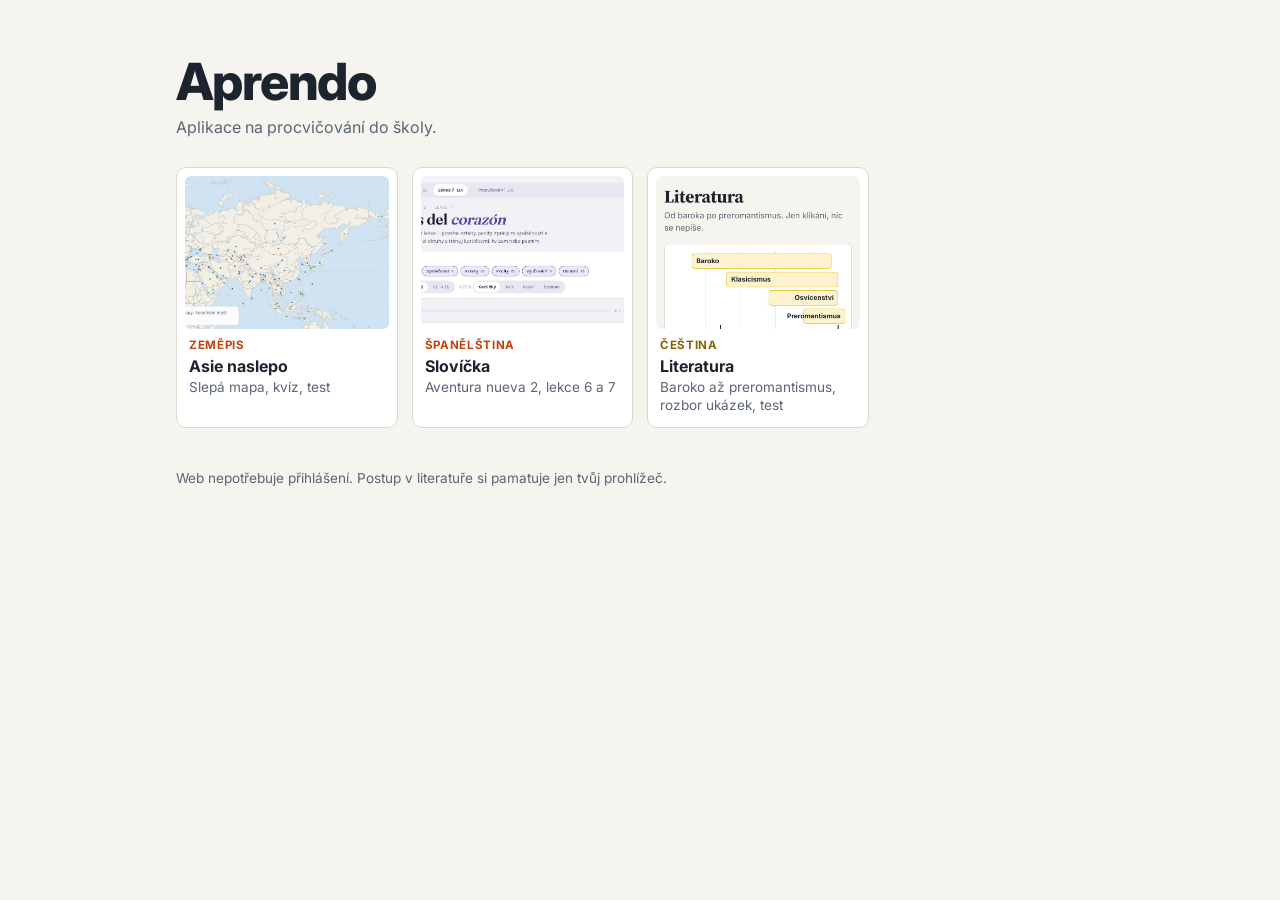
<file: index.html>
<!doctype html>
<html lang="cs">
<head>
  <meta charset="utf-8">
  <meta name="viewport" content="width=device-width, initial-scale=1">
  <title>Aprendo</title>
  <meta name="description" content="Aplikace na procvičování do školy, rozdělené podle předmětů.">
  <link rel="icon" href="data:image/svg+xml,%3Csvg xmlns='http://www.w3.org/2000/svg' viewBox='0 0 32 32'%3E%3Crect width='32' height='32' rx='8' fill='%23c2410c'/%3E%3Ctext x='16' y='22' font-size='17' text-anchor='middle' fill='white' font-family='sans-serif' font-weight='bold'%3EA%3C/text%3E%3C/svg%3E">
  <link rel="preconnect" href="https://fonts.googleapis.com">
  <link rel="preconnect" href="https://fonts.gstatic.com" crossorigin>
  <link rel="stylesheet" href="https://fonts.googleapis.com/css2?family=Inter:wght@400;500;600;700;800&display=swap">
  <link rel="stylesheet" href="css/zaklad.css">
  <style>
    /* Úvodní stránka, mobile first: všechny aplikace jako malé karty v jedné mřížce, na mobilu 2 vedle sebe.
       Nová aplikace = nová <li> (předmět je v <em>). Až bude aplikací hodně, dají se rozdělit do sekcí po předmětech. */
    main { max-width: 960px; margin: 0 auto; padding: 32px 16px 40px; }
    h1 { font-size: 2.4rem; font-weight: 800; letter-spacing: -0.03em; line-height: 1; margin: 0 0 8px; }
    .veta { color: var(--text-2); margin: 0 0 28px; }
    .aplikace em { display: block; font-style: normal; font-size: 0.72rem; font-weight: 700; letter-spacing: 0.06em; text-transform: uppercase; color: var(--akcent); padding: 0 4px 2px; }
    .aplikace { list-style: none; margin: 0; padding: 0; display: grid; grid-template-columns: repeat(2, minmax(0, 1fr)); gap: 10px; }
    .aplikace a { display: block; height: 100%; padding: 8px 8px 12px; text-decoration: none; color: var(--text);
      background: var(--plocha); border: 1px solid var(--okraj); border-radius: var(--radius); transition: border-color 0.15s; }
    .aplikace a:hover { border-color: var(--akcent); }
    .aplikace img { width: 100%; height: auto; aspect-ratio: 4 / 3; object-fit: cover; border-radius: calc(var(--radius) - 4px); margin-bottom: 8px; }
    .aplikace strong { display: block; font-size: 1rem; line-height: 1.25; padding: 0 4px; }
    .aplikace a:hover strong { color: var(--akcent); }
    .aplikace span { display: block; color: var(--text-2); font-size: 0.85rem; line-height: 1.35; padding: 2px 4px 0; }
    /* barva předmětu: literatura žlutá (tmavší odstín, aby byl text čitelný) */
    .aplikace .lit em { color: #8a6100; }
    .aplikace .lit:hover { border-color: #f5c518; }
    .aplikace .lit:hover strong { color: inherit; }
    @media (prefers-color-scheme: dark) { :root:not([data-theme="light"]) .aplikace .lit em { color: #f5c518; } }
    :root[data-theme="dark"] .aplikace .lit em { color: #f5c518; }
    footer { max-width: 960px; margin: 0 auto; padding: 0 16px 40px; color: var(--text-2); font-size: 0.85rem; }
    @media (min-width: 600px) {
      main { padding-top: 56px; }
      h1 { font-size: 3.2rem; }
      .aplikace { grid-template-columns: repeat(auto-fill, minmax(200px, 1fr)); gap: 14px; }
    }
  </style>
</head>
<body>
  <main>
    <h1>Aprendo</h1>
    <p class="veta">Aplikace na procvičování do školy.</p>

    <ul class="aplikace">
      <li>
        <a href="zemepis/asie-naslepo/">
          <img src="img/asie-naslepo.jpg" alt="" width="1168" height="485" loading="lazy">
          <em>Zeměpis</em><strong>Asie naslepo</strong><span>Slepá mapa, kvíz, test</span>
        </a>
      </li>
      <li>
        <a href="spanelstina/slovicka/">
          <img src="img/spanelstina-slovicka.jpg" alt="" width="1168" height="485" loading="lazy">
          <em>Španělština</em><strong>Slovíčka</strong><span>Aventura nueva 2, lekce 6 a 7</span>
        </a>
      </li>
      <li>
        <a href="cestina/literatura/" class="lit">
          <img src="img/literatura.jpg" alt="" width="800" height="600" loading="lazy">
          <em>Čeština</em><strong>Literatura</strong><span>Baroko až preromantismus, rozbor ukázek, test</span>
        </a>
      </li>
    </ul>
  </main>
  <footer>Web nepotřebuje přihlášení. Postup v literatuře si pamatuje jen tvůj prohlížeč.</footer>
</body>
</html>
</file>
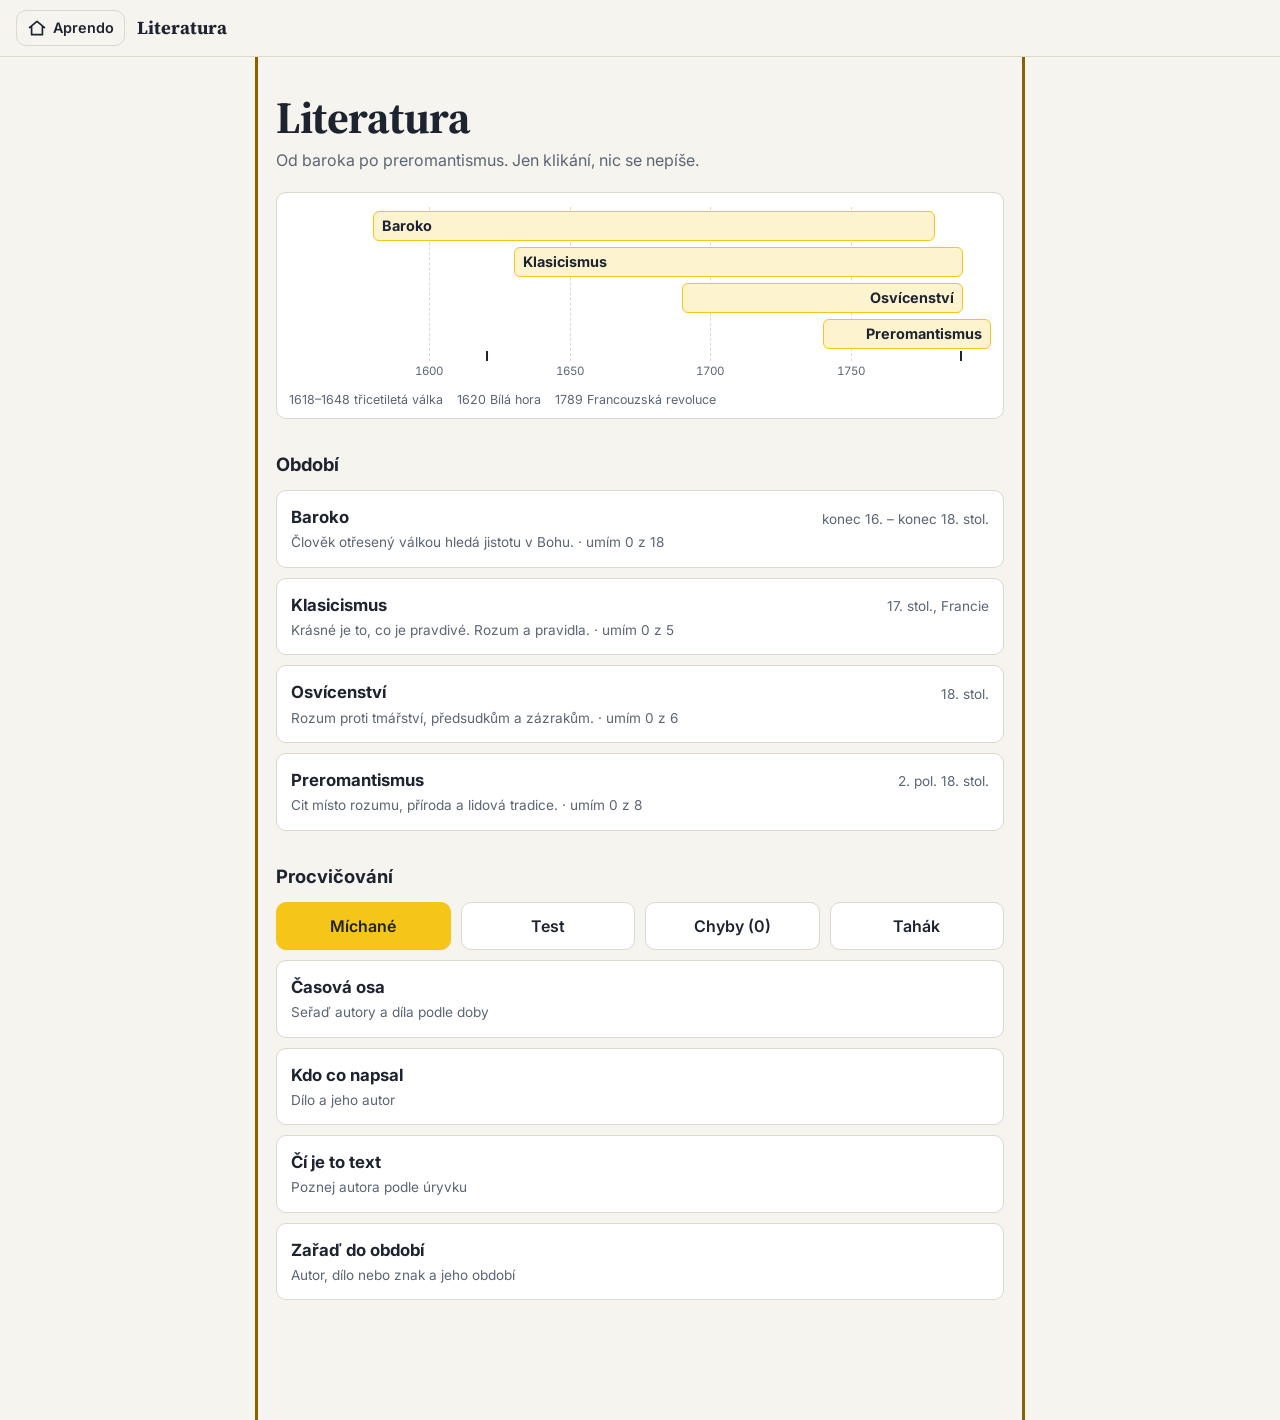
<file: cestina/literatura/index.html>
<!doctype html>
<html lang="cs">
<head>
  <meta charset="utf-8">
  <meta name="viewport" content="width=device-width, initial-scale=1">
  <title>Literatura – Aprendo</title>
  <meta name="description" content="Literatura od baroka po preromantismus: časová osa, lekce autorů, rozbor ukázek a test. Jen klikání.">
  <meta name="theme-color" content="#f5c518">
  <link rel="icon" href="data:image/svg+xml,%3Csvg xmlns='http://www.w3.org/2000/svg' viewBox='0 0 32 32'%3E%3Crect width='32' height='32' rx='8' fill='%23f5c518'/%3E%3Ctext x='16' y='22' font-size='17' text-anchor='middle' fill='%231d2430' font-family='serif' font-weight='bold'%3EL%3C/text%3E%3C/svg%3E">
  <link rel="preconnect" href="https://fonts.googleapis.com">
  <link rel="preconnect" href="https://fonts.gstatic.com" crossorigin>
  <link rel="stylesheet" href="https://fonts.googleapis.com/css2?family=Inter:wght@400;500;600;700;800&family=Source+Serif+4:ital,opsz,wght@0,8..60,400;0,8..60,600;0,8..60,700;1,8..60,400&display=swap">
  <link rel="stylesheet" href="css/styl.css">
</head>
<body>
  <header class="lista">
    <a class="domu" href="https://honzasmejda.github.io/study-public/" aria-label="Aprendo, všechny předměty">
      <svg viewBox="0 0 24 24" width="20" height="20" aria-hidden="true"><path d="M3 11.5 12 4l9 7.5M5.5 9.5V20h13V9.5" fill="none" stroke="currentColor" stroke-width="2" stroke-linecap="round" stroke-linejoin="round"/></svg>
      <span>Aprendo</span>
    </a>
    <a class="nazev" href="#/">Literatura</a>
  </header>
  <main id="app" tabindex="-1"></main>
  <script src="js/data.js"></script>
  <script src="js/app.js"></script>
</body>
</html>
</file>
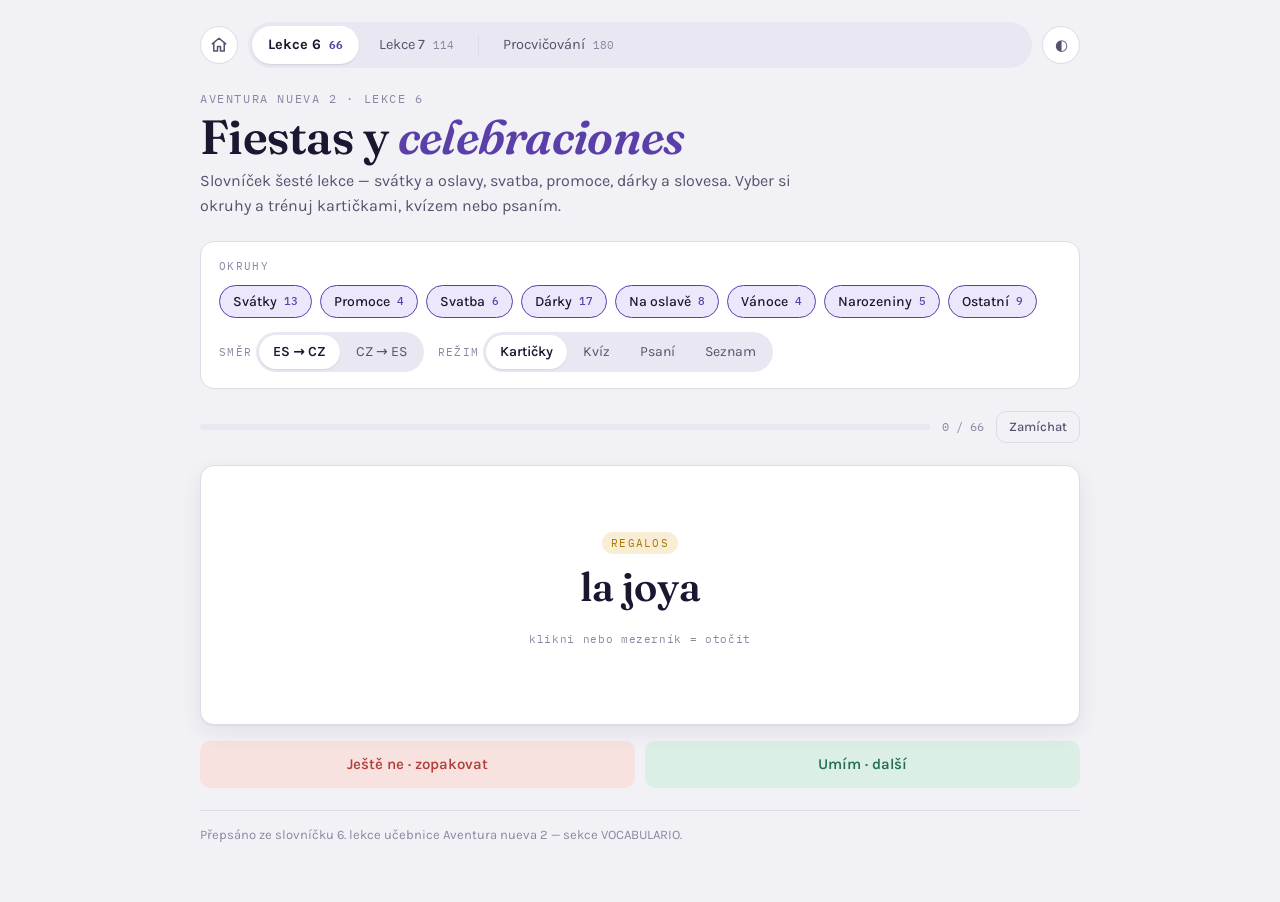
<file: spanelstina/slovicka/index.html>
<!DOCTYPE html>
<html lang="cs">
<head>
<meta charset="utf-8">
<meta name="viewport" content="width=device-width,initial-scale=1">
<title>Aventura nueva 2 – slovíčka</title>
<link rel="preconnect" href="https://fonts.googleapis.com">
<link rel="preconnect" href="https://fonts.gstatic.com" crossorigin>
<link rel="stylesheet" href="https://fonts.googleapis.com/css2?family=Fraunces:opsz,wght@9..144,400;9..144,600;9..144,700&family=Karla:wght@400;500;700&family=IBM+Plex+Mono:wght@400;500&display=swap">

<style>
:root{
  --ground:#F2F1F6;
  --surface:#FFFFFF;
  --surface-2:#E9E7F1;
  --ink:#1A1830;
  --ink-2:#55516E;
  --ink-3:#8B87A2;
  --line:#DEDBE8;
  --accent:#5B3FA8;
  --accent-ink:#FFFFFF;
  --accent-soft:#EDE7FB;
  --gold:#A97708;
  --gold-soft:#F8EED6;
  --good:#226E51;
  --good-soft:#DCEFE6;
  --bad:#B23F39;
  --bad-soft:#F8E2E0;
  --shadow:0 1px 2px rgba(26,24,48,.06), 0 8px 24px rgba(26,24,48,.07);
  --radius:14px;
  color-scheme:light;
}
@media (prefers-color-scheme: dark){
  :root:not([data-theme="light"]){
    --ground:#121121;
    --surface:#1C1A2E;
    --surface-2:#272443;
    --ink:#ECEAF6;
    --ink-2:#ABA6C6;
    --ink-3:#7E799B;
    --line:#332F4D;
    --accent:#A98CFF;
    --accent-ink:#17132B;
    --accent-soft:#2B2450;
    --gold:#E7B74F;
    --gold-soft:#332A16;
    --good:#6FD3A6;
    --good-soft:#15332A;
    --bad:#F09186;
    --bad-soft:#3A211F;
    --shadow:0 1px 2px rgba(0,0,0,.3), 0 10px 30px rgba(0,0,0,.32);
    color-scheme:dark;
  }
}
:root[data-theme="dark"]{
  --ground:#121121;
  --surface:#1C1A2E;
  --surface-2:#272443;
  --ink:#ECEAF6;
  --ink-2:#ABA6C6;
  --ink-3:#7E799B;
  --line:#332F4D;
  --accent:#A98CFF;
  --accent-ink:#17132B;
  --accent-soft:#2B2450;
  --gold:#E7B74F;
  --gold-soft:#332A16;
  --good:#6FD3A6;
  --good-soft:#15332A;
  --bad:#F09186;
  --bad-soft:#3A211F;
  --shadow:0 1px 2px rgba(0,0,0,.3), 0 10px 30px rgba(0,0,0,.32);
  color-scheme:dark;
}

*{box-sizing:border-box}
[hidden]{display:none!important}
body{
  margin:0;
  background:var(--ground);
  color:var(--ink);
  font-family:"Karla","Segoe UI",system-ui,sans-serif;
  font-size:16px;
  line-height:1.55;
  -webkit-font-smoothing:antialiased;
}
.wrap{
  max-width:920px;
  margin:0 auto;
  padding-inline:20px;
  padding-block:22px 56px;
  display:flex;
  flex-direction:column;
  gap:22px;
}

/* ---------- top navigation ---------- */
.topbar{display:flex;align-items:center;gap:10px}
.tabs{
  flex:1;min-width:0;
  display:flex;gap:4px;align-items:center;
  overflow-x:auto;scrollbar-width:none;
  background:var(--surface-2);border-radius:999px;padding:4px;
}
.tabs::-webkit-scrollbar{display:none}
.tab{
  font:inherit;font-size:14.5px;
  border:0;background:transparent;color:var(--ink-2);
  padding:8px 16px;border-radius:999px;cursor:pointer;
  white-space:nowrap;flex:none;
  display:inline-flex;align-items:center;gap:8px;
  transition:background .15s,color .15s;
}
.tab:hover{color:var(--ink)}
.tab[aria-selected="true"]{background:var(--surface);color:var(--ink);font-weight:700;box-shadow:0 1px 2px rgba(0,0,0,.1)}
.tab .n{
  font-family:"IBM Plex Mono",ui-monospace,monospace;
  font-size:11px;color:var(--ink-3);font-variant-numeric:tabular-nums;
}
.tab[aria-selected="true"] .n{color:var(--accent)}
.tabs .div{flex:none;width:1px;height:20px;background:var(--line);margin:0 4px}

/* ---------- header ---------- */
.eyebrow{
  font-family:"IBM Plex Mono",ui-monospace,monospace;
  font-size:11.5px;
  letter-spacing:.14em;
  text-transform:uppercase;
  color:var(--ink-3);
  margin:0;
}
h1{
  font-family:"Fraunces",Georgia,serif;
  font-optical-sizing:auto;
  font-weight:600;
  font-size:clamp(2rem,6vw,3rem);
  line-height:1.05;
  letter-spacing:-.015em;
  margin:.25rem 0 .4rem;
  text-wrap:balance;
}
h1 em{font-style:italic;color:var(--accent)}
.lede{margin:0;color:var(--ink-2);max-width:62ch}

.icon-btn{
  flex:none;
  background:var(--surface);
  border:1px solid var(--line);
  color:var(--ink-2);
  border-radius:999px;
  width:38px;height:38px;
  font-size:15px;
  cursor:pointer;
  display:grid;place-items:center;
}
a.icon-btn{text-decoration:none}
.icon-btn:hover{color:var(--ink);border-color:var(--accent)}

/* ---------- controls ---------- */
.panel{
  background:var(--surface);
  border:1px solid var(--line);
  border-radius:var(--radius);
  padding:16px 18px;
  display:flex;
  flex-direction:column;
  gap:14px;
}
.ctrl-row{display:flex;flex-wrap:wrap;gap:10px;align-items:center}
.ctrl-label{
  font-family:"IBM Plex Mono",ui-monospace,monospace;
  font-size:11px;letter-spacing:.12em;text-transform:uppercase;
  color:var(--ink-3);
  width:100%;
}
.chip{
  font:inherit;
  font-size:14px;
  background:transparent;
  border:1px solid var(--line);
  color:var(--ink-2);
  border-radius:999px;
  padding:5px 13px;
  cursor:pointer;
  display:inline-flex;align-items:center;gap:7px;
  transition:background .15s,border-color .15s,color .15s;
}
.chip:hover:not(:disabled){border-color:var(--accent);color:var(--ink)}
.chip:disabled{opacity:.45;cursor:not-allowed}
.chip[aria-pressed="true"]{
  background:var(--accent-soft);
  border-color:var(--accent);
  color:var(--ink);
  font-weight:500;
}
.chip .n{
  font-family:"IBM Plex Mono",ui-monospace,monospace;
  font-size:11px;color:var(--ink-3);
  font-variant-numeric:tabular-nums;
}
.chip[aria-pressed="true"] .n{color:var(--accent)}

.seg{display:inline-flex;background:var(--surface-2);border-radius:999px;padding:3px;gap:2px}
.seg button{
  font:inherit;font-size:14px;
  border:0;background:transparent;color:var(--ink-2);
  padding:6px 14px;border-radius:999px;cursor:pointer;
}
.seg button[aria-pressed="true"]{background:var(--surface);color:var(--ink);font-weight:600;box-shadow:0 1px 2px rgba(0,0,0,.08)}

button:focus-visible,input:focus-visible{outline:2px solid var(--accent);outline-offset:2px}

/* ---------- progress ---------- */
.meter{display:flex;align-items:center;gap:12px}
.meter-track{flex:1;height:6px;border-radius:99px;background:var(--surface-2);overflow:hidden}
.meter-fill{height:100%;background:var(--accent);border-radius:99px;transition:width .3s ease}
.meter-num{
  font-family:"IBM Plex Mono",ui-monospace,monospace;
  font-size:12px;color:var(--ink-3);font-variant-numeric:tabular-nums;
}

/* ---------- stage ---------- */
.stage{display:flex;flex-direction:column;gap:16px}

.card{
  perspective:1400px;
  min-height:260px;
  cursor:pointer;
  border:0;background:none;padding:0;
  font:inherit;color:inherit;
  text-align:left;
  width:100%;
}
.card-inner{
  position:relative;
  width:100%;min-height:260px;
  transition:transform .5s cubic-bezier(.3,.9,.3,1);
  transform-style:preserve-3d;
}
.card.flipped .card-inner{transform:rotateY(180deg)}
.face{
  position:absolute;inset:0;
  backface-visibility:hidden;
  background:var(--surface);
  border:1px solid var(--line);
  border-radius:var(--radius);
  box-shadow:var(--shadow);
  padding:26px;
  display:flex;flex-direction:column;justify-content:center;align-items:center;gap:10px;
  text-align:center;
  overflow-y:auto;
}
.face.back{transform:rotateY(180deg);background:var(--accent-soft);border-color:var(--accent)}
.word{
  font-family:"Fraunces",Georgia,serif;
  font-weight:600;
  font-size:clamp(1.7rem,5.2vw,2.5rem);
  line-height:1.15;
  text-wrap:balance;
  margin:0;
}
.word.cz{font-family:"Karla",sans-serif;font-weight:700;letter-spacing:-.01em}
.note{color:var(--ink-2);font-size:15px;margin:0}
.tag{
  font-family:"IBM Plex Mono",ui-monospace,monospace;
  font-size:10.5px;letter-spacing:.12em;text-transform:uppercase;
  color:var(--gold);background:var(--gold-soft);
  padding:3px 9px;border-radius:99px;
}
.hint{font-family:"IBM Plex Mono",ui-monospace,monospace;font-size:11px;color:var(--ink-3);letter-spacing:.06em}

.actions{display:flex;gap:10px;flex-wrap:wrap}
.btn{
  font:inherit;font-size:15px;font-weight:500;
  border-radius:10px;padding:11px 18px;cursor:pointer;
  border:1px solid var(--line);
  background:var(--surface);color:var(--ink);
  transition:background .15s,border-color .15s,transform .08s;
}
.btn:hover{border-color:var(--accent)}
.btn:active{transform:translateY(1px)}
.btn.grow{flex:1;min-width:140px}
.btn.primary{background:var(--accent);border-color:var(--accent);color:var(--accent-ink);font-weight:600}
.btn.yes{background:var(--good-soft);border-color:transparent;color:var(--good);font-weight:600}
.btn.no{background:var(--bad-soft);border-color:transparent;color:var(--bad);font-weight:600}
.btn.ghost{background:transparent;color:var(--ink-2)}

/* ---------- quiz ---------- */
.prompt-box{
  background:var(--surface);border:1px solid var(--line);border-radius:var(--radius);
  padding:28px 22px;text-align:center;box-shadow:var(--shadow);
  display:flex;flex-direction:column;align-items:center;gap:8px;
}
.options{display:grid;grid-template-columns:1fr 1fr;gap:10px}
.opt{
  font:inherit;font-size:16px;text-align:left;
  background:var(--surface);border:1px solid var(--line);color:var(--ink);
  border-radius:10px;padding:14px 15px;cursor:pointer;
  display:flex;gap:11px;align-items:baseline;
  transition:border-color .15s,background .15s;
}
.opt:hover:not(:disabled){border-color:var(--accent)}
.opt:disabled{cursor:default}
.opt .k{
  font-family:"IBM Plex Mono",ui-monospace,monospace;font-size:11px;color:var(--ink-3);flex:none;
}
.opt.correct{background:var(--good-soft);border-color:var(--good);color:var(--good);font-weight:600}
.opt.wrong{background:var(--bad-soft);border-color:var(--bad);color:var(--bad)}

/* ---------- write ---------- */
.answer-row{display:flex;gap:10px;flex-wrap:wrap}
input[type="text"]{
  flex:1;min-width:180px;
  font:inherit;font-size:17px;
  padding:12px 14px;border-radius:10px;
  border:1px solid var(--line);background:var(--surface);color:var(--ink);
}
.verdict{
  border-radius:10px;padding:12px 15px;font-size:15px;
  display:flex;gap:10px;align-items:baseline;flex-wrap:wrap;
}
.verdict.ok{background:var(--good-soft);color:var(--good)}
.verdict.no{background:var(--bad-soft);color:var(--bad)}
.verdict b{font-family:"Fraunces",Georgia,serif;font-size:18px}
.accents{display:flex;gap:6px;flex-wrap:wrap}
.accents button{
  font:inherit;font-size:15px;width:34px;height:32px;
  border:1px solid var(--line);background:var(--surface);color:var(--ink-2);
  border-radius:8px;cursor:pointer;
}
.accents button:hover{border-color:var(--accent);color:var(--ink)}

/* ---------- list ---------- */
.group{margin-bottom:26px}
.group h2{
  font-family:"Fraunces",Georgia,serif;font-size:1.25rem;font-weight:600;
  margin:0 0 2px;
}
.group p.sub{margin:0 0 12px;color:var(--ink-3);font-size:13.5px}
.table-scroll{overflow-x:auto}
table{border-collapse:collapse;width:100%;font-size:15.5px}
td{padding:9px 12px;border-bottom:1px solid var(--line);vertical-align:top}
tr td:first-child{font-family:"Fraunces",Georgia,serif;font-weight:600;width:46%}
tr td:last-child{color:var(--ink-2)}
tr:last-child td{border-bottom:0}

/* ---------- done / empty ---------- */
.done,.empty{
  background:var(--surface);border:1px solid var(--line);border-radius:var(--radius);
  padding:30px 24px;text-align:center;box-shadow:var(--shadow);
  display:flex;flex-direction:column;align-items:center;gap:14px;
}
.empty{padding:44px 24px}
.empty .word{font-size:clamp(1.4rem,4vw,1.9rem)}
.score{
  font-family:"Fraunces",Georgia,serif;font-size:3rem;font-weight:700;line-height:1;
  font-variant-numeric:tabular-nums;
}
.miss-list{
  width:100%;text-align:left;max-width:420px;margin:0;padding:0;list-style:none;
  display:flex;flex-direction:column;gap:6px;
}
.miss-list li{display:flex;justify-content:space-between;gap:14px;border-bottom:1px dashed var(--line);padding-bottom:5px;font-size:15px}
.miss-list li span:first-child{font-family:"Fraunces",Georgia,serif;font-weight:600}
.miss-list li span:last-child{color:var(--ink-2)}

footer{
  color:var(--ink-3);font-size:13px;border-top:1px solid var(--line);padding-top:14px;
}

@media (max-width:560px){
  .options{grid-template-columns:1fr}
  tr td:first-child{width:50%}
  .tab{padding:8px 12px}
}
@media (prefers-reduced-motion:reduce){
  .card-inner{transition:none}
  .meter-fill{transition:none}
}
</style>
</head>
<body>

<div class="wrap">
  <div class="topbar">
    <a class="icon-btn" href="../../" title="Všechny předměty" aria-label="Zpět na všechny předměty"><svg viewBox="0 0 24 24" width="18" height="18" aria-hidden="true" fill="none" stroke="currentColor" stroke-width="2" stroke-linecap="round" stroke-linejoin="round"><path d="M3 10.5 12 3l9 7.5"/><path d="M5 9.5V20h5v-6h4v6h5V9.5"/></svg></a>
    <nav class="tabs" id="tabs" role="tablist" aria-label="Stránky"></nav>
    <button class="icon-btn" id="themeBtn" title="Světlý / tmavý režim" aria-label="Přepnout světlý a tmavý režim">◐</button>
  </div>

  <header>
    <p class="eyebrow" id="eyebrow"></p>
    <h1 id="title"></h1>
    <p class="lede" id="lede"></p>
  </header>

  <section class="panel" id="panel" aria-label="Nastavení tréninku">
    <div class="ctrl-row">
      <span class="ctrl-label" id="filterLabel">Okruhy</span>
      <div class="ctrl-row" id="chips" style="gap:8px"></div>
    </div>
    <div class="ctrl-row" style="gap:14px">
      <div>
        <span class="ctrl-label">Směr</span>
        <div class="seg" id="dirSeg" role="group" aria-label="Směr překladu">
          <button data-dir="es-cz" aria-pressed="true">ES → CZ</button>
          <button data-dir="cz-es" aria-pressed="false">CZ → ES</button>
        </div>
      </div>
      <div>
        <span class="ctrl-label">Režim</span>
        <div class="seg" id="modeSeg" role="group" aria-label="Režim procvičování">
          <button data-mode="cards" aria-pressed="true">Kartičky</button>
          <button data-mode="quiz" aria-pressed="false">Kvíz</button>
          <button data-mode="write" aria-pressed="false">Psaní</button>
          <button data-mode="list" aria-pressed="false">Seznam</button>
        </div>
      </div>
    </div>
  </section>

  <div class="meter" id="meter">
    <div class="meter-track"><div class="meter-fill" id="meterFill" style="width:0%"></div></div>
    <span class="meter-num" id="meterNum">0 / 0</span>
    <button class="btn ghost" id="restartBtn" style="padding:5px 12px;font-size:13px">Zamíchat</button>
  </div>

  <main class="stage" id="stage"></main>

  <footer id="footer"></footer>
</div>

<script>
/* ==========================================================================
   JAK PŘIDAT NOVOU LEKCI
   1) Zkopíruj poslední objekt v LESSONS a změň id ("l8"), num (8), title, lede.
   2) Do `themes` dej okruhy lekce (id je libovolná krátká zkratka, jen v rámci lekce).
   3) Do `words` dej slovíčka: {es:"...", cz:"...", t:"id-okruhu"}.
      Volitelně alt:["varianta1","varianta2"] = další přijatelné španělské zápisy v režimu Psaní.
   Záložka, stránka lekce i „Procvičování“ se vytvoří automaticky.
   ========================================================================== */
const LESSONS = [
  {
    id:"l6", num:6,
    title:"Fiestas y <em>celebraciones</em>",
    lede:"Slovníček šesté lekce — svátky a oslavy, svatba, promoce, dárky a slovesa. Vyber si okruhy a trénuj kartičkami, kvízem nebo psaním.",
    footer:"Přepsáno ze slovníčku 6. lekce učebnice Aventura nueva 2 — sekce VOCABULARIO.",
    themes:[
      {id:"ev", label:"Svátky",     full:"Eventos festivos", sub:"Slavnostní události"},
      {id:"gr", label:"Promoce",    full:"Graduación",       sub:"Promoce a maturita"},
      {id:"bo", label:"Svatba",     full:"Boda",             sub:"Svatba"},
      {id:"re", label:"Dárky",      full:"Regalos",          sub:"Dárky"},
      {id:"fi", label:"Na oslavě",  full:"En una fiesta",    sub:"Na oslavě"},
      {id:"na", label:"Vánoce",     full:"Navidad",          sub:"Vánoce"},
      {id:"cu", label:"Narozeniny", full:"Cumpleaños",       sub:"Narozeniny"},
      {id:"ot", label:"Ostatní",    full:"Otras palabras",   sub:"Další slova z lekce"}
    ],
    words:[
      // Eventos festivos
      {es:"el aniversario", cz:"výročí", t:"ev"},
      {es:"el bautizo", cz:"křtiny", t:"ev"},
      {es:"el día de la Madre", cz:"Den matek", t:"ev"},
      {es:"el día del Padre", cz:"Den otců", t:"ev"},
      {es:"el día de San Valentín", cz:"den svatého Valentýna", t:"ev"},
      {es:"la fiesta de despedida", cz:"rozlučka, večírek na rozloučenou", t:"ev"},
      {es:"la graduación", cz:"maturita, promoce", t:"ev"},
      {es:"la Navidad", cz:"Vánoce", t:"ev"},
      {es:"la Nochebuena", cz:"Štědrý večer", t:"ev"},
      {es:"la Nochevieja", cz:"Silvestr", t:"ev"},
      {es:"la Pascua", cz:"Velikonoce", t:"ev"},
      {es:"los Reyes Magos", cz:"Tři králové", t:"ev"},
      {es:"el santo", cz:"svátek", t:"ev"},

      // Graduación
      {es:"el baile", cz:"ples, tanec", t:"gr"},
      {es:"la carrera", cz:"studium na VŠ", t:"gr"},
      {es:"el diploma", cz:"diplom", t:"gr"},
      {es:"graduado, -a", cz:"maturant, -ka; absolvent, -ka", t:"gr", alt:["graduado","graduada"]},

      // Boda
      {es:"el anillo de boda", cz:"snubní prsten", t:"bo"},
      {es:"el banquete", cz:"hostina", t:"bo"},
      {es:"la ceremonia", cz:"obřad", t:"bo"},
      {es:"la luna de miel", cz:"líbánky", t:"bo"},
      {es:"el novio, la novia", cz:"ženich, nevěsta", t:"bo", alt:["novio","novia","el novio","la novia"]},
      {es:"los recién casados", cz:"novomanželé", t:"bo"},

      // Regalos
      {es:"el ajedrez", cz:"šachy", t:"re"},
      {es:"el albornoz", cz:"župan", t:"re"},
      {es:"la alfombra", cz:"koberec", t:"re"},
      {es:"la bicicleta de montaña", cz:"horské kolo", t:"re"},
      {es:"la consola de videojuegos", cz:"herní konzole", t:"re"},
      {es:"el cuadro", cz:"obraz", t:"re"},
      {es:"la guía", cz:"průvodce (kniha)", t:"re"},
      {es:"la guitarra eléctrica", cz:"elektrická kytara", t:"re"},
      {es:"la joya", cz:"šperk", t:"re"},
      {es:"el juego de mesa", cz:"stolní hra", t:"re"},
      {es:"el libro de recetas", cz:"kuchařka", t:"re"},
      {es:"el pañuelo", cz:"šátek", t:"re"},
      {es:"el paraguas", cz:"deštník", t:"re"},
      {es:"el pintalabios", cz:"rtěnka", t:"re"},
      {es:"regalar", cz:"dát, věnovat, darovat", t:"re"},
      {es:"el sacacorchos", cz:"vývrtka", t:"re"},
      {es:"la suscripción (a)", cz:"předplatné", t:"re", alt:["suscripción"]},

      // En una fiesta
      {es:"celebrar", cz:"slavit", t:"fi"},
      {es:"desear", cz:"přát, popřát", t:"fi"},
      {es:"la felicitación", cz:"blahopřání, gratulace", t:"fi"},
      {es:"felicitar", cz:"blahopřát, gratulovat", t:"fi"},
      {es:"feliz", cz:"šťastný, -á", t:"fi"},
      {es:"la invitación", cz:"pozvánka", t:"fi"},
      {es:"invitado, -a", cz:"host, pozvaný, -á", t:"fi", alt:["invitado","invitada"]},
      {es:"sacarse una foto", cz:"vyfotit se", t:"fi"},

      // Navidad
      {es:"el belén", cz:"betlém", t:"na"},
      {es:"la Misa del Gallo", cz:"půlnoční mše", t:"na"},
      {es:"el Niño Jesús", cz:"Ježíšek", t:"na"},
      {es:"el villancico", cz:"koleda", t:"na"},

      // Cumpleaños
      {es:"cumplir", cz:"splnit; dovršit (věk)", t:"cu"},
      {es:"el pastel", cz:"dort, koláč", t:"cu"},
      {es:"romper (la piñata)", cz:"rozbít (piňatu)", t:"cu", alt:["romper"]},
      {es:"soplar", cz:"sfouknout", t:"cu"},
      {es:"la vela", cz:"svíčka", t:"cu"},

      // Otras palabras
      {es:"alquilar", cz:"pronajmout", t:"ot"},
      {es:"enfadarse", cz:"naštvat se", t:"ot"},
      {es:"el mensaje", cz:"zpráva, vzkaz", t:"ot"},
      {es:"prestar", cz:"půjčit", t:"ot"},
      {es:"preocuparse (por)", cz:"dělat si starosti, obávat se (o)", t:"ot", alt:["preocuparse"]},
      {es:"quedarse", cz:"nechat si", t:"ot"},
      {es:"el recado", cz:"vzkaz", t:"ot"},
      {es:"soler (ue)", cz:"mít ve zvyku", t:"ot", alt:["soler"]},
      {es:"urgente", cz:"naléhavý, -á; akutní", t:"ot"}
    ]
  },
  {
    id:"l7", num:7,
    title:"Cosas del <em>corazón</em>",
    lede:"Slovníček sedmé lekce — povaha, vztahy, pocity, zprávy ze společnosti a vyučování. Vyber si okruhy a trénuj kartičkami, kvízem nebo psaním.",
    footer:"Přepsáno ze slovníčku 7. lekce učebnice Aventura nueva 2 — sekce VOCABULARIO.",
    themes:[
      {id:"ca", label:"Povaha",      full:"Carácter",        sub:"Povaha"},
      {id:"pr", label:"Společnost",  full:"Prensa rosa",     sub:"Zprávy ze společnosti"},
      {id:"re", label:"Vztahy",      full:"Relaciones",      sub:"Vztahy"},
      {id:"se", label:"Pocity",      full:"Sentimientos",    sub:"Pocity"},
      {id:"cl", label:"Vyučování",   full:"Clases",          sub:"Vyučování"},
      {id:"ot", label:"Ostatní",     full:"Otras palabras",  sub:"Další slova z lekce"}
    ],
    words:[
      // Carácter
      {es:"abierto, -a", cz:"otevřený, -á", t:"ca", alt:["abierto","abierta"]},
      {es:"cabezota", cz:"tvrdohlavý, -á", t:"ca"},
      {es:"callado, -a", cz:"tichý, -á; mlčenlivý, -á", t:"ca", alt:["callado","callada"]},
      {es:"cariñoso, -a", cz:"něžný, -á; laskavý, -á", t:"ca", alt:["cariñoso","cariñosa"]},
      {es:"celoso, -a", cz:"žárlivý, -á", t:"ca", alt:["celoso","celosa"]},
      {es:"cobarde", cz:"zbabělý, -á; strašpytel", t:"ca"},
      {es:"comunicativo, -a", cz:"komunikativní", t:"ca", alt:["comunicativo","comunicativa"]},
      {es:"desordenado, -a", cz:"nepořádný, -á", t:"ca", alt:["desordenado","desordenada"]},
      {es:"desorganizado, -a", cz:"neorganizovaný, -á; chaotický, -á", t:"ca", alt:["desorganizado","desorganizada"]},
      {es:"despistado, -a", cz:"nesoustředěný, -á; roztěkaný, -á; zmatený, -á", t:"ca", alt:["despistado","despistada"]},
      {es:"educado, -a", cz:"dobře vychovaný, -á; slušný, -á", t:"ca", alt:["educado","educada"]},
      {es:"extrovertido, -a", cz:"extrovertní, extrovert", t:"ca", alt:["extrovertido","extrovertida"]},
      {es:"generoso, -a", cz:"štědrý, -á; velkorysý, -á", t:"ca", alt:["generoso","generosa"]},
      {es:"gracioso, -a", cz:"zábavný, -á; vtipný, -á", t:"ca", alt:["gracioso","graciosa"]},
      {es:"grosero, -a", cz:"hrubý, -á; sprostý, -á", t:"ca", alt:["grosero","grosera"]},
      {es:"humilde", cz:"skromný, -á; pokorný, -á", t:"ca"},
      {es:"impaciente", cz:"netrpělivý, -á", t:"ca"},
      {es:"impuntual", cz:"nedochvilný, -á; nepřesný, -á", t:"ca"},
      {es:"independiente", cz:"samostatný, -á; nezávislý, -á", t:"ca"},
      {es:"individualista", cz:"individualistický, -á", t:"ca"},
      {es:"ingenuo, -a", cz:"naivní", t:"ca", alt:["ingenuo","ingenua"]},
      {es:"insensible", cz:"necitlivý, -á", t:"ca"},
      {es:"introvertido, -a", cz:"introvertní, introvert", t:"ca", alt:["introvertido","introvertida"]},
      {es:"irresponsable", cz:"nezodpovědný, -á", t:"ca"},
      {es:"listo, -a", cz:"chytrý, -á", t:"ca", alt:["listo","lista"]},
      {es:"maleducado, -a", cz:"nevychovaný, -á; neslušný, -á", t:"ca", alt:["maleducado","maleducada"]},
      {es:"mentiroso, -a", cz:"prolhaný, -á; lhář, -ka", t:"ca", alt:["mentiroso","mentirosa"]},
      {es:"optimista", cz:"optimistický, -á; optimista", t:"ca"},
      {es:"ordenado, -a", cz:"pořádný, -á; pořádkumilovný, -á", t:"ca", alt:["ordenado","ordenada"]},
      {es:"orgulloso, -a", cz:"pyšný, -á; nafoukaný, -á", t:"ca", alt:["orgulloso","orgullosa"]},
      {es:"paciente", cz:"trpělivý, -á", t:"ca"},
      {es:"pesado, -a", cz:"otravný, -á; protivný, -á", t:"ca", alt:["pesado","pesada"]},
      {es:"pesimista", cz:"pesimistický, -á; pesimista", t:"ca"},
      {es:"puntual", cz:"dochvilný, -á; přesný, -á", t:"ca"},
      {es:"responsable", cz:"zodpovědný, -á", t:"ca"},
      {es:"sensible", cz:"citlivý, -á", t:"ca"},
      {es:"sincero, -a", cz:"upřímný, -á", t:"ca", alt:["sincero","sincera"]},
      {es:"tacaño, -a", cz:"lakomý, -á", t:"ca", alt:["tacaño","tacaña"]},
      {es:"tolerante", cz:"tolerantní", t:"ca"},
      {es:"valiente", cz:"odvážný, -á; statečný, -á", t:"ca"},

      // Prensa rosa
      {es:"la crisis", cz:"krize", t:"pr"},
      {es:"el escándalo", cz:"skandál", t:"pr"},
      {es:"la felicidad", cz:"štěstí", t:"pr"},
      {es:"la mentira", cz:"lež", t:"pr"},
      {es:"muerto, -a (estar ~)", cz:"mrtvý, -á", t:"pr", alt:["muerto","muerta","estar muerto","estar muerta"]},
      {es:"el secreto", cz:"tajemství", t:"pr"},
      {es:"el sueño", cz:"sen", t:"pr"},

      // Relaciones
      {es:"amar", cz:"milovat", t:"re"},
      {es:"el amor", cz:"láska", t:"re"},
      {es:"apoyar", cz:"podporovat", t:"re"},
      {es:"caer bien/mal", cz:"být sympatický, -á (někdo někomu)", t:"re", alt:["caer bien","caer mal"]},
      {es:"el cariño (con ~)", cz:"láska (s láskou)", t:"re", alt:["cariño","con cariño"]},
      {es:"la culpa (tener la ~)", cz:"vina", t:"re", alt:["culpa","tener la culpa"]},
      {es:"dar un beso/besos", cz:"dát pusu, políbit/líbat", t:"re", alt:["dar un beso","dar besos"]},
      {es:"el divorcio", cz:"rozvod", t:"re"},
      {es:"embarazada (estar ~)", cz:"těhotná", t:"re", alt:["embarazada","estar embarazada"]},
      {es:"el embarazo", cz:"těhotenství", t:"re"},
      {es:"engañar", cz:"podvést, obelhat", t:"re"},
      {es:"entenderse (ie) (con)", cz:"rozumět si (s)", t:"re", alt:["entenderse","entenderse con"]},
      {es:"el/la ex", cz:"bývalý, -á", t:"re", alt:["ex","el ex","la ex"]},
      {es:"gritar", cz:"křičet, řvát", t:"re"},
      {es:"hacer buena pareja", cz:"hodit se k sobě", t:"re"},
      {es:"parecerse (-zco) (a alguien)", cz:"podobat se", t:"re", alt:["parecerse","parecerse a"]},
      {es:"la pareja", cz:"dvojice, pár, partner, -ka", t:"re"},
      {es:"querer (ie) (a alguien)", cz:"mít rád, milovat", t:"re", alt:["querer","querer a"]},
      {es:"el rencor", cz:"zloba, zášť, nenávist", t:"re"},
      {es:"reprochar", cz:"vyčítat", t:"re"},
      {es:"el respeto", cz:"respekt", t:"re"},
      {es:"tener envidia", cz:"závidět", t:"re"},
      {es:"tratar (a alguien) (bien/mal)", cz:"chovat se (k někomu) (hezky/špatně)", t:"re", alt:["tratar","tratar bien","tratar mal"]},

      // Sentimientos
      {es:"aburrir", cz:"nudit", t:"se"},
      {es:"adorar", cz:"zbožňovat, milovat", t:"se"},
      {es:"aguantar", cz:"vydržet, snášet", t:"se"},
      {es:"dar asco", cz:"hnusit se, být odporný, -á", t:"se"},
      {es:"dar igual", cz:"být jedno", t:"se"},
      {es:"dar miedo", cz:"nahánět strach, děsit", t:"se"},
      {es:"dar pena", cz:"být líto", t:"se"},
      {es:"dar rabia", cz:"rozčilovat, štvát", t:"se"},
      {es:"dar vergüenza", cz:"být hanba, stydět se", t:"se"},
      {es:"desesperado, -a", cz:"zoufalý, -á", t:"se", alt:["desesperado","desesperada"]},
      {es:"emocionado, -a", cz:"dojatý, -á", t:"se", alt:["emocionado","emocionada"]},
      {es:"emocionar", cz:"dojímat", t:"se"},
      {es:"encontrarse (ue) bien/mal", cz:"cítit se dobře/špatně", t:"se", alt:["encontrarse bien","encontrarse mal"]},
      {es:"harto, -a (estar ~ de)", cz:"mít plné zuby, mít dost", t:"se", alt:["harto","harta","estar harto","estar harta","estar harto de","estar harta de"]},
      {es:"importar", cz:"vadit", t:"se"},
      {es:"indignar", cz:"rozčilovat, pobuřovat, pohoršovat", t:"se"},
      {es:"molestar", cz:"obtěžovat, štvát, rušit", t:"se"},
      {es:"poner nervioso", cz:"znervózňovat, rozčilovat", t:"se"},
      {es:"ponerse nervioso", cz:"rozčílit se, znervóznět", t:"se"},
      {es:"soportar", cz:"snášet", t:"se"},

      // Clases
      {es:"alumno, -a", cz:"žák, žákyně; student, -ka", t:"cl", alt:["alumno","alumna"]},
      {es:"concentrarse (en)", cz:"soustředit se (na)", t:"cl", alt:["concentrarse"]},
      {es:"copiar", cz:"opisovat", t:"cl"},
      {es:"corregir (i/i)", cz:"opravovat", t:"cl", alt:["corregir"]},
      {es:"explicar", cz:"vysvětlovat", t:"cl"},
      {es:"el manual", cz:"učebnice", t:"cl"},
      {es:"participar (en)", cz:"zúčastnit se (čeho)", t:"cl", alt:["participar"]},
      {es:"el proyecto", cz:"projekt", t:"cl"},

      // Otras palabras
      {es:"la cola", cz:"fronta", t:"ot"},
      {es:"compartir", cz:"sdílet, dělit se", t:"ot"},
      {es:"cualquier", cz:"jakýkoli, jakákoli", t:"ot"},
      {es:"charlar", cz:"povídat si", t:"ot"},
      {es:"depender (de)", cz:"záležet (na)", t:"ot", alt:["depender","depender de"]},
      {es:"el error", cz:"chyba", t:"ot"},
      {es:"igual (que)", cz:"stejně, stejný, -á (jako)", t:"ot", alt:["igual","igual que"]},
      {es:"los demás", cz:"ostatní", t:"ot"},
      {es:"los dos/las dos", cz:"oba/obě", t:"ot", alt:["los dos","las dos"]},
      {es:"matar", cz:"zabít", t:"ot"},
      {es:"merecerse (-zco)", cz:"zasloužit si", t:"ot", alt:["merecerse"]},
      {es:"mismo, -a", cz:"stejný, -á", t:"ot", alt:["mismo","misma"]},
      {es:"quejarse (de)", cz:"stěžovat si (na)", t:"ot", alt:["quejarse","quejarse de"]},
      {es:"la realidad (en ~)", cz:"skutečnost (ve skutečnosti)", t:"ot", alt:["realidad","en realidad"]},
      {es:"reconocer", cz:"uznat, přiznat", t:"ot"},
      {es:"sin parar", cz:"pořád, bez ustání", t:"ot"}
    ]
  }
];

/* ---------- odvozená data ---------- */
const ALL = LESSONS.flatMap(L => L.words.map(w => ({...w, l:L.id})));
const lessonById = id => LESSONS.find(L => L.id === id);

const VIEWS = [
  ...LESSONS.map(L => ({id:"lekce-"+L.num, type:"lesson", lesson:L})),
  {id:"procvicovani", type:"all"}
];

/* Filtry stránky: u lekce okruhy, u „Procvičování“ jednotlivé lekce. */
function optionsOf(v){
  if(v.type === "lesson"){
    return v.lesson.themes.map(t => ({key:t.id, label:t.label, n:v.lesson.words.filter(w => w.t === t.id).length}));
  }
  return LESSONS.map(L => ({key:L.id, label:"Lekce "+L.num, n:L.words.length}));
}
const viewCount = v => v.type === "lesson" ? v.lesson.words.length : ALL.length;

/* ---------- stav ---------- */
const MODES = ["cards","quiz","write","list"];
const state = {
  view:null, off:new Set(), dir:"es-cz", mode:"cards",
  queue:[], pos:0, answered:0, right:0, misses:[], flipped:false, locked:false, checked:false
};

/* ---------- ukládání (best effort, vždy zvlášť pro každou stránku) ---------- */
const KEY = "aventura2-v4", OLD_KEY = "aventura2-l6-v3";
let store = {views:{}, last:null};
function loadStore(){
  try{
    const raw = localStorage.getItem(KEY);
    if(raw){ const d = JSON.parse(raw); if(d && typeof d === "object") store = {views:d.views||{}, last:d.last||null}; return; }
    const old = localStorage.getItem(OLD_KEY);   // převod nastavení ze staré verze (jen lekce 6)
    if(old){
      const d = JSON.parse(old), L6 = lessonById("l6");
      store.views["lekce-6"] = {
        dir:d.dir, mode:d.mode,
        off:Array.isArray(d.themes) ? L6.themes.map(t=>t.id).filter(id => !d.themes.includes(id)) : []
      };
    }
  }catch(e){}
}
function saveStore(){ try{ localStorage.setItem(KEY, JSON.stringify(store)); }catch(e){} }
function persistView(){
  store.views[state.view.id] = {dir:state.dir, mode:state.mode, off:[...state.off]};
  saveStore();
}

/* ---------- pomocné ---------- */
const norm = s => s.toLowerCase()
  .normalize("NFD").replace(/[̀-ͯ]/g,"")
  .replace(/[¿?¡!.,;:]/g,"")
  .replace(/^(el|la|los|las|un|una)\s+/,"")
  .replace(/\s+/g," ").trim();

const shuffle = a => { const x=a.slice(); for(let i=x.length-1;i>0;i--){const j=Math.floor(Math.random()*(i+1)); [x[i],x[j]]=[x[j],x[i]];} return x; };

function activeKeys(){
  return new Set(optionsOf(state.view).filter(o => o.n > 0 && !state.off.has(o.key)).map(o => o.key));
}
function pool(){
  const on = activeKeys(), v = state.view;
  return v.type === "lesson"
    ? ALL.filter(w => w.l === v.lesson.id && on.has(w.t))
    : ALL.filter(w => on.has(w.l));
}
const prompt_ = w => state.dir==="es-cz" ? w.es : w.cz;
const answer_ = w => state.dir==="es-cz" ? w.cz : w.es;
const themeOf = w => lessonById(w.l).themes.find(t => t.id === w.t);
const isEmptyView = v => viewCount(v) === 0;

function newRound(){
  state.queue = shuffle(pool());
  state.pos = 0; state.answered = 0; state.right = 0; state.misses = [];
  state.flipped = false; state.locked = false; state.checked = false;
  render();
}

/* ---------- záložky a záhlaví ---------- */
const $ = id => document.getElementById(id);

function renderTabs(){
  const el = $("tabs"); el.innerHTML = "";
  VIEWS.forEach(v => {
    if(v.type === "all"){
      const d = document.createElement("span"); d.className = "div"; d.setAttribute("aria-hidden","true"); el.appendChild(d);
    }
    const b = document.createElement("button");
    b.type = "button"; b.className = "tab"; b.setAttribute("role","tab");
    b.setAttribute("aria-selected", v === state.view);
    const label = v.type === "lesson" ? "Lekce "+v.lesson.num : "Procvičování";
    b.innerHTML = label + ' <span class="n">'+viewCount(v)+'</span>';
    b.addEventListener("click", () => { go(v.id); });
    el.appendChild(b);
    if(v === state.view) setTimeout(() => { try{ b.scrollIntoView({block:"nearest", inline:"nearest"}); }catch(e){} }, 0);
  });
}

function renderHeader(){
  const v = state.view;
  if(v.type === "lesson"){
    $("eyebrow").textContent = "Aventura nueva 2 · Lekce " + v.lesson.num;
    $("title").innerHTML = v.lesson.title;
    $("lede").textContent = v.lesson.lede;
    $("footer").textContent = v.lesson.footer;
    $("filterLabel").textContent = "Okruhy";
  }else{
    $("eyebrow").textContent = "Aventura nueva 2 · Všechny lekce";
    $("title").innerHTML = "Procvičování <em>všeho</em>";
    $("lede").textContent = "Slovíčka ze všech lekcí v jednom balíčku. Zapni jen lekce, které chceš zkoušet, a trénuj kartičkami, kvízem nebo psaním.";
    $("footer").textContent = "Slovíčka se přebírají ze stránek jednotlivých lekcí — nové lekce se přidají samy.";
    $("filterLabel").textContent = "Lekce";
  }
}

function renderChips(){
  const el = $("chips"); el.innerHTML = "";
  optionsOf(state.view).forEach(o => {
    const b = document.createElement("button");
    b.className = "chip"; b.type = "button";
    const on = o.n > 0 && !state.off.has(o.key);
    b.setAttribute("aria-pressed", on);
    if(o.n === 0) b.disabled = true;
    b.innerHTML = o.label + ' <span class="n">'+o.n+'</span>';
    b.addEventListener("click", () => {
      if(state.off.has(o.key)) state.off.delete(o.key);
      else{
        if(activeKeys().size <= 1) return;           // aspoň jeden okruh musí zůstat zapnutý
        state.off.add(o.key);
      }
      renderChips(); persistView(); newRound();
    });
    el.appendChild(b);
  });
}

function renderChrome(){
  renderTabs(); renderHeader();
  const empty = isEmptyView(state.view);
  $("panel").hidden = empty;
  if(!empty){
    renderChips();
    document.querySelectorAll("#dirSeg button").forEach(b => b.setAttribute("aria-pressed", b.dataset.dir === state.dir));
    document.querySelectorAll("#modeSeg button").forEach(b => b.setAttribute("aria-pressed", b.dataset.mode === state.mode));
  }
}

/* ---------- přepínání stránek ---------- */
function setView(id){
  const v = VIEWS.find(x => x.id === id) || VIEWS[0];
  if(state.view === v) return;
  state.view = v;
  const s = store.views[v.id] || {};
  state.dir  = s.dir === "cz-es" ? "cz-es" : "es-cz";
  state.mode = MODES.includes(s.mode) ? s.mode : "cards";
  state.off  = new Set(Array.isArray(s.off) ? s.off : []);
  if(activeKeys().size === 0) state.off.clear();     // ochrana: nic nesmí být vypnuté úplně
  store.last = v.id; saveStore();
  renderChrome(); newRound();
}
function go(id){
  setView(id);
  try{ if(location.hash !== "#"+id) location.hash = id; }catch(e){}
}
window.addEventListener("hashchange", () => {
  const id = location.hash.replace(/^#/, "");
  if(VIEWS.some(v => v.id === id)) setView(id);
});

/* ---------- ovládání ---------- */
document.querySelectorAll("#dirSeg button").forEach(b => {
  b.addEventListener("click", () => {
    state.dir = b.dataset.dir;
    document.querySelectorAll("#dirSeg button").forEach(x => x.setAttribute("aria-pressed", x === b));
    persistView(); newRound();
  });
});
document.querySelectorAll("#modeSeg button").forEach(b => {
  b.addEventListener("click", () => {
    state.mode = b.dataset.mode;
    document.querySelectorAll("#modeSeg button").forEach(x => x.setAttribute("aria-pressed", x === b));
    persistView(); newRound();
  });
});
$("restartBtn").addEventListener("click", newRound);
$("themeBtn").addEventListener("click", () => {
  const cur = document.documentElement.getAttribute("data-theme");
  const dark = cur ? cur === "dark" : matchMedia("(prefers-color-scheme: dark)").matches;
  document.documentElement.setAttribute("data-theme", dark ? "light" : "dark");
});

/* ---------- ukazatel postupu ---------- */
function renderMeter(){
  const meter = $("meter");
  if(state.mode === "list" || isEmptyView(state.view)){ meter.style.display = "none"; return; }
  meter.style.display = "flex";
  const total = state.queue.length;
  const done = Math.min(state.pos, total);
  $("meterFill").style.width = total ? (done/total*100)+"%" : "0%";
  const scoreTxt = (state.mode !== "cards" && state.answered) ? "  ·  " + state.right + " správně" : "";
  $("meterNum").textContent = done + " / " + total + scoreTxt;
}

/* ---------- vykreslení ---------- */
const stage = $("stage");

function render(){
  renderMeter();
  if(isEmptyView(state.view)) return renderEmpty();
  if(state.mode === "list") return renderList();
  if(state.mode === "quiz" && state.queue.length < 2) return renderTooFew();
  if(state.pos >= state.queue.length) return renderDone();
  if(state.mode === "cards") return renderCard();
  if(state.mode === "quiz")  return renderQuiz();
  if(state.mode === "write") return renderWrite();
}

function tagFor(w){
  const t = themeOf(w);
  const txt = state.view.type === "all" ? "L"+lessonById(w.l).num+" · "+t.full : t.full;
  return '<span class="tag">'+txt+'</span>';
}

function renderEmpty(){
  const num = state.view.lesson.num;
  stage.innerHTML =
    '<div class="empty">'+
      '<span class="tag">Brzy</span>'+
      '<p class="word">Slovíčka '+num+'. lekce zatím nejsou přidaná</p>'+
      '<p class="note">Jakmile je doplníme, objeví se tu kartičky, kvíz, psaní i seznam — stejně jako u ostatních lekcí. Zároveň se přidají do záložky Procvičování.</p>'+
    '</div>';
}

function renderTooFew(){
  stage.innerHTML = '<div class="empty"><p class="word">Na kvíz je potřeba aspoň 2 slovíčka</p><p class="note">Zapni další okruhy nebo lekce.</p></div>';
}

function renderCard(){
  const w = state.queue[state.pos];
  const frontCls = state.dir==="es-cz" ? "word" : "word cz";
  const backCls  = state.dir==="es-cz" ? "word cz" : "word";
  stage.innerHTML =
    '<button class="card'+(state.flipped?' flipped':'')+'" id="card" aria-label="Otočit kartičku">'+
      '<div class="card-inner">'+
        '<div class="face front">'+tagFor(w)+'<p class="'+frontCls+'">'+prompt_(w)+'</p><p class="hint">klikni nebo mezerník = otočit</p></div>'+
        '<div class="face back">'+tagFor(w)+'<p class="'+backCls+'">'+answer_(w)+'</p><p class="hint">'+prompt_(w)+'</p></div>'+
      '</div>'+
    '</button>'+
    '<div class="actions">'+
      '<button class="btn no grow" id="againBtn">Ještě ne · zopakovat</button>'+
      '<button class="btn yes grow" id="knowBtn">Umím · další</button>'+
    '</div>';
  $("card").addEventListener("click", () => {
    state.flipped = !state.flipped;
    $("card").classList.toggle("flipped", state.flipped);
  });
  $("knowBtn").addEventListener("click", () => { state.right++; state.answered++; next(); });
  $("againBtn").addEventListener("click", () => {
    state.answered++;
    state.misses.push(w);
    state.queue.splice(Math.min(state.pos+4, state.queue.length), 0, w);
    next();
  });
}

function renderQuiz(){
  const w = state.queue[state.pos];
  const others = shuffle(pool().filter(x => x !== w && answer_(x) !== answer_(w)));
  const sameTheme = others.filter(x => x.l === w.l && x.t === w.t);
  const picks = (sameTheme.length >= 3 ? sameTheme : others).slice(0,3);
  const opts = shuffle([w, ...picks]);
  const pCls = state.dir==="es-cz" ? "word" : "word cz";
  stage.innerHTML =
    '<div class="prompt-box">'+tagFor(w)+'<p class="'+pCls+'">'+prompt_(w)+'</p></div>'+
    '<div class="options" id="opts">'+
      opts.map((o,i)=>'<button class="opt" data-i="'+i+'"><span class="k">'+(i+1)+'</span><span>'+answer_(o)+'</span></button>').join("")+
    '</div>';
  const btns = [...document.querySelectorAll(".opt")];
  btns.forEach((b,i) => b.addEventListener("click", () => pick(i)));

  function pick(i){
    if(state.locked) return;
    state.locked = true;
    state.answered++;
    const ok = opts[i] === w;
    if(ok) state.right++; else { state.misses.push(w); state.queue.splice(Math.min(state.pos+4, state.queue.length), 0, w); }
    btns.forEach((b,j) => {
      b.disabled = true;
      if(opts[j] === w) b.classList.add("correct");
      else if(j === i) b.classList.add("wrong");
    });
    const view = state.view;
    setTimeout(() => { state.locked = false; if(state.view === view) next(); }, ok ? 650 : 1500);
  }
}

function renderWrite(){
  const w = state.queue[state.pos];
  const pCls = state.dir==="es-cz" ? "word" : "word cz";
  const needAccents = state.dir === "cz-es";
  stage.innerHTML =
    '<div class="prompt-box">'+tagFor(w)+'<p class="'+pCls+'">'+prompt_(w)+'</p></div>'+
    '<div class="answer-row">'+
      '<input type="text" id="ans" autocomplete="off" autocapitalize="off" spellcheck="false" placeholder="'+(state.dir==="es-cz"?"napiš česky…":"escribe en español…")+'">'+
      '<button class="btn primary" id="checkBtn">Zkontrolovat</button>'+
    '</div>'+
    (needAccents ? '<div class="accents" id="accents">'+["á","é","í","ó","ú","ñ","ü","¿","¡"].map(c=>'<button type="button">'+c+'</button>').join("")+'</div>' : '')+
    '<div id="verdict"></div>';

  const input = $("ans");
  input.focus();
  if(needAccents){
    document.querySelectorAll("#accents button").forEach(b => b.addEventListener("click", () => {
      const s = input.selectionStart, e = input.selectionEnd, v = input.value;
      input.value = v.slice(0,s)+b.textContent+v.slice(e);
      input.focus(); input.setSelectionRange(s+1, s+1);
    }));
  }
  $("checkBtn").addEventListener("click", check);
  input.addEventListener("keydown", e => { if(e.key === "Enter") check(); });

  function check(){
    if(state.checked){ state.checked = false; next(); return; }
    const given = norm(input.value);
    if(!given) return;
    const accepted = [answer_(w), ...(state.dir==="cz-es" ? (w.alt||[]) : [])]
      .flatMap(a => a.split(/[,/]/).map(x => norm(x)))
      .filter(Boolean);
    const ok = accepted.some(a => a === given || (a.length>4 && given.length>4 && a.includes(given)));
    state.answered++;
    if(ok) state.right++;
    else { state.misses.push(w); state.queue.splice(Math.min(state.pos+4, state.queue.length), 0, w); }
    $("verdict").innerHTML =
      '<div class="verdict '+(ok?"ok":"no")+'">'+(ok?"✓ Správně —":"✗ Správně je")+' <b>'+answer_(w)+'</b></div>';
    input.disabled = true;
    state.checked = true;
    const btn = $("checkBtn");
    btn.textContent = "Další →"; btn.focus();
  }
}

function renderDone(){
  const total = state.answered || 1;
  const pct = Math.round(state.right / total * 100);
  const uniqueMiss = [...new Set(state.misses)];
  stage.innerHTML =
    '<div class="done">'+
      '<span class="tag">Hotovo</span>'+
      '<p class="score">'+pct+'%</p>'+
      '<p class="note">'+state.right+' z '+state.answered+' odpovědí správně'+
        (uniqueMiss.length ? ' · '+uniqueMiss.length+' slovíček k dolaďování' : ' · bez chyby!')+'</p>'+
      (uniqueMiss.length ? '<ul class="miss-list">'+uniqueMiss.map(w=>'<li><span>'+w.es+'</span><span>'+w.cz+'</span></li>').join("")+'</ul>' : '')+
      '<div class="actions">'+
        (uniqueMiss.length ? '<button class="btn primary" id="redoMiss">Projít jen chyby</button>' : '')+
        '<button class="btn" id="redoAll">Znovu od začátku</button>'+
      '</div>'+
    '</div>';
  const rm = $("redoMiss");
  if(rm) rm.addEventListener("click", () => {
    state.queue = shuffle(uniqueMiss); state.pos = 0; state.answered = 0; state.right = 0; state.misses = [];
    state.flipped = false; state.checked = false; render();
  });
  $("redoAll").addEventListener("click", newRound);
}

function renderList(){
  const v = state.view, on = activeKeys();
  const lessons = v.type === "lesson" ? [v.lesson] : LESSONS.filter(L => on.has(L.id));
  stage.innerHTML = lessons.map(L => L.themes
    .filter(t => (v.type === "all" || on.has(t.id)) && L.words.some(w => w.t === t.id))
    .map(t => {
      const rows = L.words.filter(w => w.t === t.id).map(w => '<tr><td>'+w.es+'</td><td>'+w.cz+'</td></tr>').join("");
      const sub = v.type === "all" ? "Lekce "+L.num+" · "+t.sub : t.sub;
      return '<section class="group"><h2>'+t.full+'</h2><p class="sub">'+sub+'</p>'+
             '<div class="table-scroll"><table><tbody>'+rows+'</tbody></table></div></section>';
    }).join("")
  ).join("");
}

function next(){
  state.pos++;
  state.flipped = false;
  state.checked = false;
  render();
}

/* ---------- klávesnice ---------- */
document.addEventListener("keydown", e => {
  if(e.target.tagName === "INPUT") return;
  if(state.mode === "cards" && state.pos < state.queue.length){
    if(e.code === "Space"){ e.preventDefault(); $("card")?.click(); }
    if(e.key === "ArrowRight" || e.key.toLowerCase() === "j"){ $("knowBtn")?.click(); }
    if(e.key === "ArrowLeft"  || e.key.toLowerCase() === "f"){ $("againBtn")?.click(); }
  }
  if(state.mode === "quiz" && ["1","2","3","4"].includes(e.key)){
    document.querySelector('.opt[data-i="'+(Number(e.key)-1)+'"]')?.click();
  }
});

/* ---------- start ---------- */
loadStore();
(function boot(){
  const hashId = location.hash.replace(/^#/, "");
  const first = VIEWS.some(v => v.id === hashId) ? hashId
              : VIEWS.some(v => v.id === store.last) ? store.last
              : VIEWS[0].id;
  setView(first);
})();
</script>
</body>
</html>
</file>
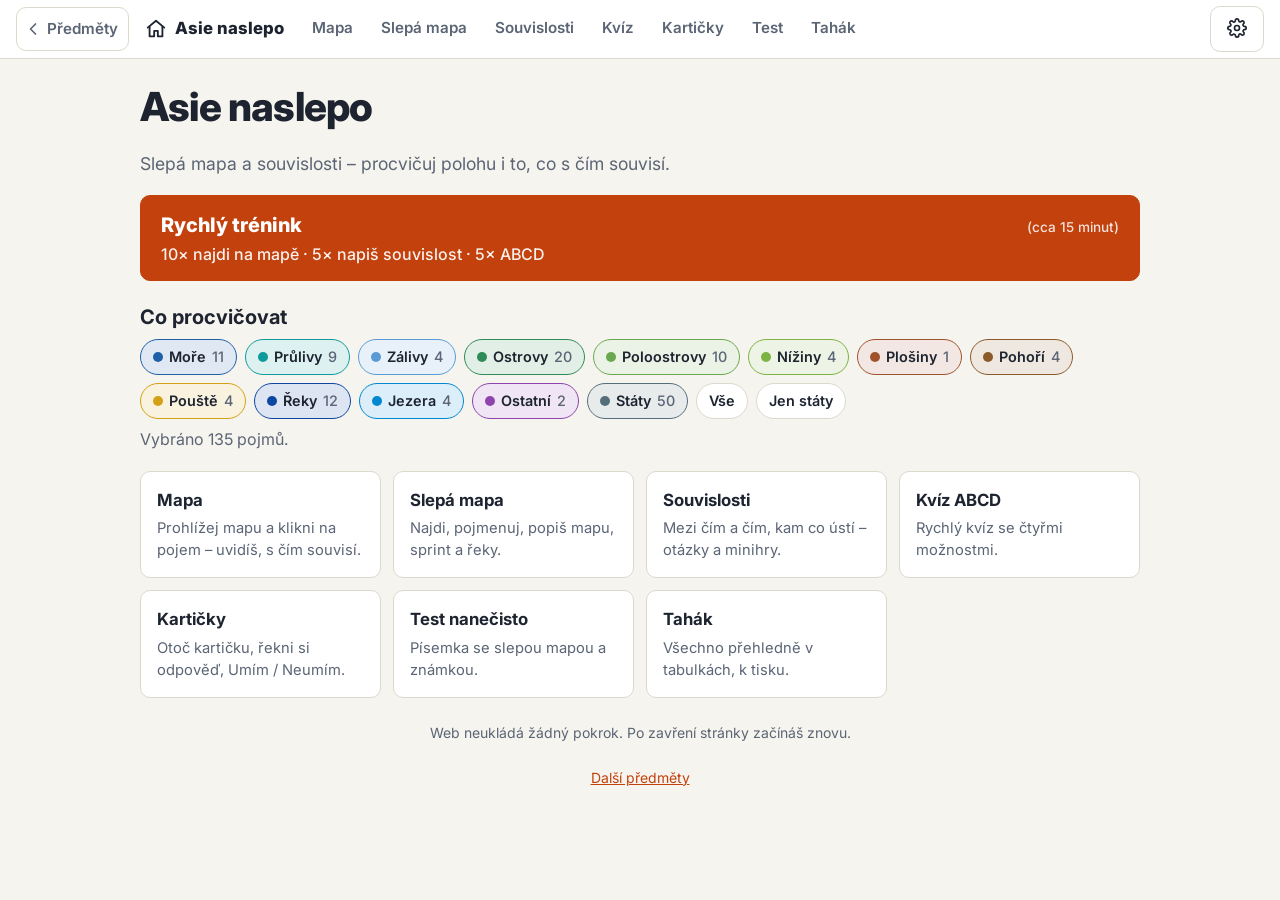
<file: zemepis/asie-naslepo/index.html>
<!doctype html>
<html lang="cs">
<head>
  <meta charset="utf-8">
  <meta name="viewport" content="width=device-width, initial-scale=1">
  <title>Asie naslepo</title>
  <meta name="description" content="Slepá mapa Asie a souvislosti – procvičování polohy, kvízy, kartičky a test nanečisto.">
  <link rel="icon" href="data:image/svg+xml,%3Csvg xmlns='http://www.w3.org/2000/svg' viewBox='0 0 32 32'%3E%3Ccircle cx='16' cy='16' r='15' fill='%23c2410c'/%3E%3Ctext x='16' y='22' font-size='16' text-anchor='middle' fill='white' font-family='sans-serif' font-weight='bold'%3EA%3C/text%3E%3C/svg%3E">
  <link rel="preconnect" href="https://fonts.googleapis.com">
  <link rel="preconnect" href="https://fonts.gstatic.com" crossorigin>
  <link rel="stylesheet" href="https://fonts.googleapis.com/css2?family=Inter:wght@400;500;600;700;800&display=swap">
  <link rel="stylesheet" href="css/styl.css">
  <link rel="stylesheet" href="css/mapa.css">
  <link rel="stylesheet" href="css/stranky.css">
</head>
<body>
  <header class="lista">
    <div class="lista-vnitrek">
      <a class="predmety" href="https://honzasmejda.github.io/study-public/" title="Zpět na všechny předměty">
        <svg class="ikona" viewBox="0 0 24 24" width="20" height="20" aria-hidden="true" fill="none" stroke="currentColor" stroke-width="2" stroke-linecap="round" stroke-linejoin="round"><path d="M15 18l-6-6 6-6"/></svg>
        <span class="predmety-text">Předměty</span><span class="sr-only"> (zpět na všechny předměty)</span>
      </a>
      <a class="logo" href="#/" aria-label="Asie naslepo – start aplikace" title="Start aplikace">
        <svg class="logo-ikona" viewBox="0 0 24 24" width="22" height="22" aria-hidden="true" fill="none" stroke="currentColor" stroke-width="2" stroke-linecap="round" stroke-linejoin="round"><path d="M3 10.5 12 3l9 7.5"/><path d="M5 9.5V20h5v-6h4v6h5V9.5"/></svg>
        <span class="logo-text">Asie naslepo</span>
      </a>
      <nav class="menu" aria-label="Hlavní menu">
        <a href="#/mapa">Mapa</a>
        <a href="#/slepa">Slepá mapa</a>
        <a href="#/souvislosti">Souvislosti</a>
        <a href="#/kviz">Kvíz</a>
        <a href="#/karticky">Kartičky</a>
        <a href="#/test">Test</a>
        <a href="#/tahak">Tahák</a>
      </nav>
      <button id="tlacitko-nastaveni" aria-label="Nastavení" title="Nastavení"><svg class="ikona" viewBox="0 0 24 24" width="20" height="20" aria-hidden="true" fill="none" stroke="currentColor" stroke-width="2" stroke-linecap="round" stroke-linejoin="round"><circle cx="12" cy="12" r="3"/><path d="M19.4 15a1.7 1.7 0 0 0 .3 1.8l.1.1a2 2 0 1 1-2.8 2.8l-.1-.1a1.7 1.7 0 0 0-1.8-.3 1.7 1.7 0 0 0-1 1.5V21a2 2 0 1 1-4 0v-.1a1.7 1.7 0 0 0-1.1-1.5 1.7 1.7 0 0 0-1.8.3l-.1.1a2 2 0 1 1-2.8-2.8l.1-.1a1.7 1.7 0 0 0 .3-1.8 1.7 1.7 0 0 0-1.5-1H3a2 2 0 1 1 0-4h.1a1.7 1.7 0 0 0 1.5-1.1 1.7 1.7 0 0 0-.3-1.8l-.1-.1a2 2 0 1 1 2.8-2.8l.1.1a1.7 1.7 0 0 0 1.8.3H9a1.7 1.7 0 0 0 1-1.5V3a2 2 0 1 1 4 0v.1a1.7 1.7 0 0 0 1 1.5 1.7 1.7 0 0 0 1.8-.3l.1-.1a2 2 0 1 1 2.8 2.8l-.1.1a1.7 1.7 0 0 0-.3 1.8V9a1.7 1.7 0 0 0 1.5 1H21a2 2 0 1 1 0 4h-.1a1.7 1.7 0 0 0-1.5 1z"/></svg></button>
    </div>
  </header>
  <main id="stranka" class="obsah" tabindex="-1">
    <p class="maly">Načítám mapu…</p>
  </main>
  <dialog id="nastaveni"></dialog>
  <script src="lib/d3.v7.min.js"></script>
  <script type="module" src="js/app.js"></script>
</body>
</html>
</file>
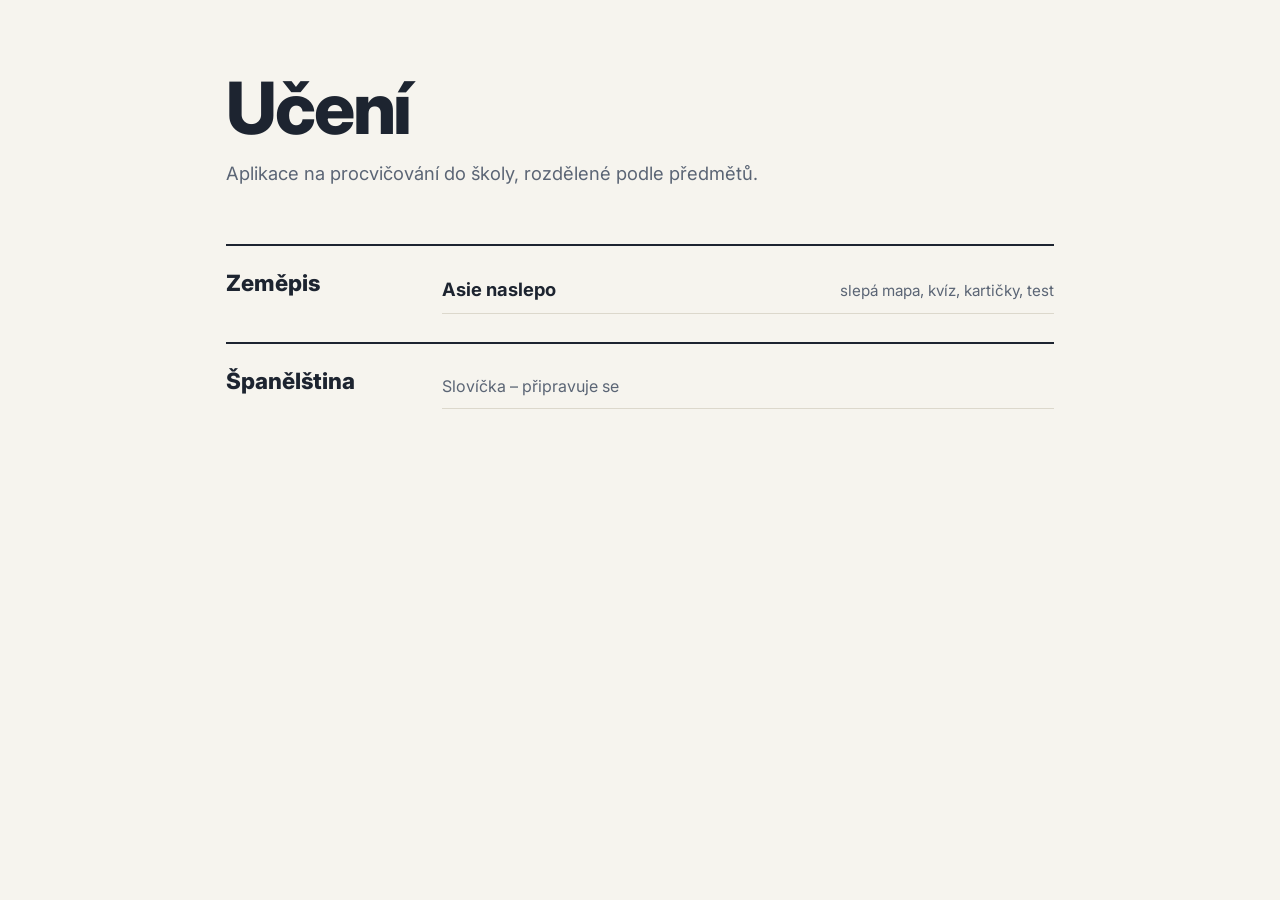
<file: navrhy/uvod-a.html>
<!doctype html>
<html lang="cs">
<head>
  <meta charset="utf-8">
  <meta name="viewport" content="width=device-width, initial-scale=1">
  <title>Učení – varianta A</title>
  <link rel="stylesheet" href="https://fonts.googleapis.com/css2?family=Inter:wght@400;500;600;700;800&display=swap">
  <link rel="stylesheet" href="../css/zaklad.css">
  <style>
    /* Varianta A: rejstřík. Velký nadpis a předměty jako řádky seznamu, jako obsah v sešitě. */
    main { max-width: 860px; margin: 0 auto; padding: 72px 16px 48px; }
    h1 { font-size: clamp(2.6rem, 8vw, 4.5rem); font-weight: 800; letter-spacing: -0.03em; line-height: 1; margin: 0 0 16px; }
    .veta { font-size: 1.15rem; color: var(--text-2); margin: 0 0 56px; max-width: 34em; }
    .predmet { border-top: 2px solid var(--text); padding: 20px 0 28px; display: grid; grid-template-columns: 200px 1fr; gap: 16px; }
    .predmet h2 { margin: 0; font-size: 1.4rem; font-weight: 800; }
    .aplikace { list-style: none; margin: 0; padding: 0; }
    .aplikace a { display: flex; justify-content: space-between; align-items: baseline; gap: 16px; padding: 10px 0; text-decoration: none; color: var(--text); border-bottom: 1px solid var(--okraj); }
    .aplikace a:hover strong { color: var(--akcent); }
    .aplikace strong { font-size: 1.15rem; }
    .aplikace span { color: var(--text-2); font-size: 0.95rem; text-align: right; }
    .pripravuje { color: var(--text-2); padding: 10px 0; border-bottom: 1px solid var(--okraj); }
    @media (max-width: 640px) { .predmet { grid-template-columns: 1fr; gap: 4px; } .aplikace a { flex-direction: column; gap: 2px; } .aplikace span { text-align: left; } }
  </style>
</head>
<body>
  <main>
    <h1>Učení</h1>
    <p class="veta">Aplikace na procvičování do školy, rozdělené podle předmětů.</p>
    <section class="predmet">
      <h2>Zeměpis</h2>
      <ul class="aplikace">
        <li><a href="../zemepis/asie-naslepo/"><strong>Asie naslepo</strong><span>slepá mapa, kvíz, kartičky, test</span></a></li>
      </ul>
    </section>
    <section class="predmet">
      <h2>Španělština</h2>
      <div class="pripravuje">Slovíčka – připravuje se</div>
    </section>
  </main>
</body>
</html>
</file>
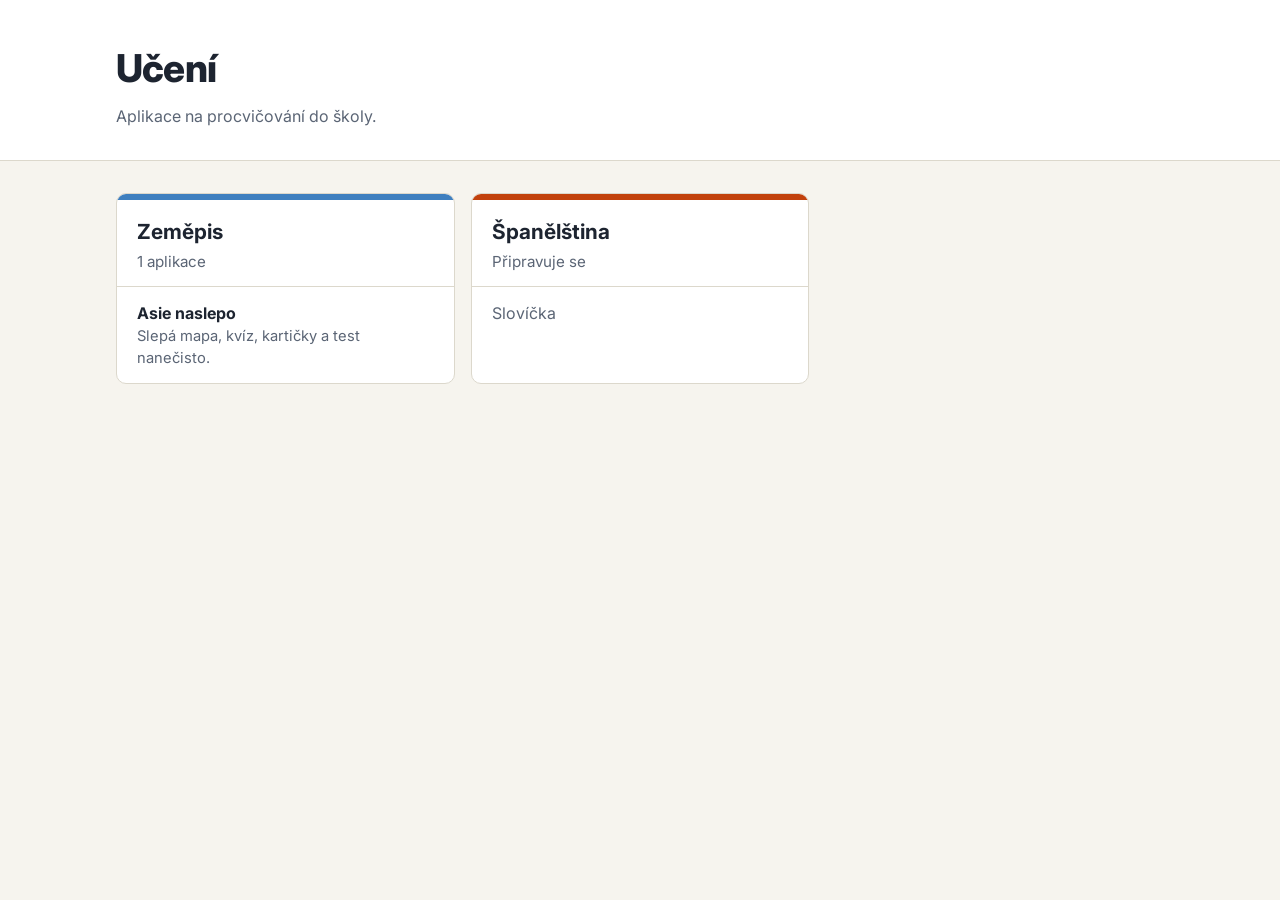
<file: navrhy/uvod-b.html>
<!doctype html>
<html lang="cs">
<head>
  <meta charset="utf-8">
  <meta name="viewport" content="width=device-width, initial-scale=1">
  <title>Učení – varianta B</title>
  <link rel="stylesheet" href="https://fonts.googleapis.com/css2?family=Inter:wght@400;500;600;700;800&display=swap">
  <link rel="stylesheet" href="../css/zaklad.css">
  <style>
    /* Varianta B: mřížka předmětů. Každý předmět je karta s barevným pruhem a seznamem aplikací. */
    header { background: var(--plocha); border-bottom: 1px solid var(--okraj); }
    .hlava { max-width: 1080px; margin: 0 auto; padding: 40px 16px 32px; }
    h1 { font-size: 2.4rem; font-weight: 800; letter-spacing: -0.02em; margin: 0 0 6px; }
    .veta { color: var(--text-2); margin: 0; }
    main { max-width: 1080px; margin: 0 auto; padding: 32px 16px 48px; display: grid; grid-template-columns: repeat(auto-fill, minmax(300px, 1fr)); gap: 16px; }
    .predmet { background: var(--plocha); border: 1px solid var(--okraj); border-radius: var(--radius); overflow: hidden; }
    .predmet::before { content: ""; display: block; height: 6px; background: var(--barva); }
    .predmet h2 { margin: 0; padding: 16px 20px 4px; font-size: 1.3rem; }
    .predmet p { margin: 0; padding: 0 20px 12px; color: var(--text-2); font-size: 0.95rem; }
    .predmet a { display: block; padding: 14px 20px; border-top: 1px solid var(--okraj); text-decoration: none; color: var(--text); font-weight: 700; }
    .predmet a:hover { color: var(--akcent); }
    .predmet a span { display: block; font-weight: 400; color: var(--text-2); font-size: 0.92rem; }
    .predmet .pripravuje { padding: 14px 20px; border-top: 1px solid var(--okraj); color: var(--text-2); }
  </style>
</head>
<body>
  <header><div class="hlava"><h1>Učení</h1><p class="veta">Aplikace na procvičování do školy.</p></div></header>
  <main>
    <section class="predmet" style="--barva:#3f7fbf">
      <h2>Zeměpis</h2><p>1 aplikace</p>
      <a href="../zemepis/asie-naslepo/">Asie naslepo<span>Slepá mapa, kvíz, kartičky a test nanečisto.</span></a>
    </section>
    <section class="predmet" style="--barva:#c2410c">
      <h2>Španělština</h2><p>Připravuje se</p>
      <div class="pripravuje">Slovíčka</div>
    </section>
  </main>
</body>
</html>
</file>
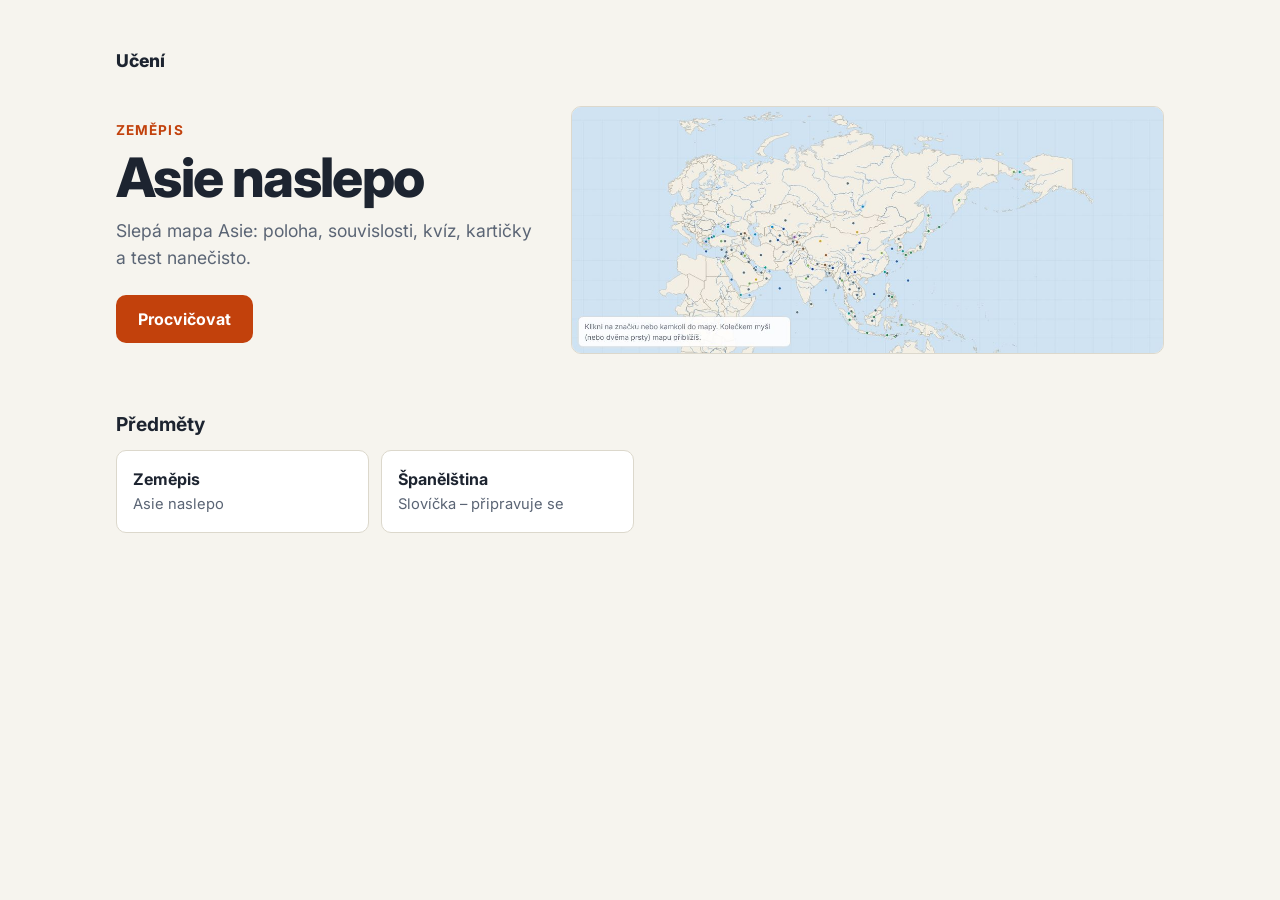
<file: navrhy/uvod-c.html>
<!doctype html>
<html lang="cs">
<head>
  <meta charset="utf-8">
  <meta name="viewport" content="width=device-width, initial-scale=1">
  <title>Učení – varianta C</title>
  <link rel="stylesheet" href="https://fonts.googleapis.com/css2?family=Inter:wght@400;500;600;700;800&display=swap">
  <link rel="stylesheet" href="../css/zaklad.css">
  <style>
    /* Varianta C: hlavní aplikace s náhledem. Nahoře velký snímek poslední aplikace, pod ním předměty. */
    main { max-width: 1080px; margin: 0 auto; padding: 48px 16px; }
    .znacka { font-weight: 800; font-size: 1.1rem; margin: 0 0 32px; }
    .hlavni { display: grid; grid-template-columns: 1fr 1.4fr; gap: 32px; align-items: center; margin-bottom: 56px; }
    .hlavni .stitek { color: var(--akcent); font-weight: 700; font-size: 0.85rem; text-transform: uppercase; letter-spacing: 0.08em; }
    .hlavni h1 { font-size: clamp(2.2rem, 6vw, 3.4rem); font-weight: 800; letter-spacing: -0.03em; line-height: 1.05; margin: 8px 0 12px; }
    .hlavni p { color: var(--text-2); font-size: 1.1rem; margin: 0 0 24px; }
    .tlacitko { display: inline-block; background: var(--akcent); color: var(--akcent-text); padding: 12px 22px; border-radius: var(--radius); font-weight: 700; text-decoration: none; }
    .hlavni img { border-radius: var(--radius); border: 1px solid var(--okraj); height: auto; }
    h2 { font-size: 1.2rem; margin: 0 0 12px; }
    .predmety { display: grid; grid-template-columns: repeat(auto-fill, minmax(240px, 1fr)); gap: 12px; }
    .predmety a, .predmety div { padding: 16px; border: 1px solid var(--okraj); border-radius: var(--radius); background: var(--plocha); text-decoration: none; color: var(--text); }
    .predmety a:hover { border-color: var(--akcent); }
    .predmety strong { display: block; }
    .predmety span { color: var(--text-2); font-size: 0.92rem; }
    @media (max-width: 760px) { .hlavni { grid-template-columns: 1fr; } .hlavni img { order: -1; } }
  </style>
</head>
<body>
  <main>
    <p class="znacka">Učení</p>
    <section class="hlavni">
      <div>
        <span class="stitek">Zeměpis</span>
        <h1>Asie naslepo</h1>
        <p>Slepá mapa Asie: poloha, souvislosti, kvíz, kartičky a test nanečisto.</p>
        <a class="tlacitko" href="../zemepis/asie-naslepo/">Procvičovat</a>
      </div>
      <img src="../img/asie-naslepo.jpg" alt="Náhled aplikace Asie naslepo: mapa Asie s barevnými značkami" width="1168" height="485">
    </section>
    <h2>Předměty</h2>
    <div class="predmety">
      <a href="../zemepis/asie-naslepo/"><strong>Zeměpis</strong><span>Asie naslepo</span></a>
      <div><strong>Španělština</strong><span>Slovíčka – připravuje se</span></div>
    </div>
  </main>
</body>
</html>
</file>
<file: css/zaklad.css>
/* css/zaklad.css – společné barvy a písmo úvodní stránky. Stejné hodnoty jako aplikace Asie naslepo. */
:root {
  --pozadi: #f6f4ee;
  --plocha: #ffffff;
  --text: #1d2430;
  --text-2: #5b6575;
  --okraj: #dcd8cc;
  --akcent: #c2410c;
  --akcent-text: #ffffff;
  --radius: 10px;
  --pismo: "Inter", system-ui, -apple-system, "Segoe UI", Roboto, sans-serif;
  color-scheme: light;
}
@media (prefers-color-scheme: dark) {
  :root:not([data-theme="light"]) {
    --pozadi: #14181f; --plocha: #1d232c; --text: #e8ebf0; --text-2: #a3acb9; --okraj: #2e3642;
    --akcent: #fb8c4b; --akcent-text: #14181f;
    color-scheme: dark;
  }
}
:root[data-theme="dark"] {
  --pozadi: #14181f; --plocha: #1d232c; --text: #e8ebf0; --text-2: #a3acb9; --okraj: #2e3642;
  --akcent: #fb8c4b; --akcent-text: #14181f;
  color-scheme: dark;
}
* { box-sizing: border-box; }
html, body { margin: 0; }
body { background: var(--pozadi); color: var(--text); font-family: var(--pismo); font-size: 16px; line-height: 1.5; }
a { color: var(--akcent); }
a:focus-visible { outline: 3px solid var(--akcent); outline-offset: 2px; }
img { max-width: 100%; display: block; }
</file>
<file: cestina/literatura/css/styl.css>
/* Literatura – mobile first. Akcent žlutý (barva předmětu), jinak stejné neutrální barvy jako Aprendo. */
:root {
  --pozadi: #f6f4ee;
  --plocha: #ffffff;
  --plocha-2: #efece3;
  --text: #1d2430;
  --text-2: #5b6575;
  --okraj: #dcd8cc;
  --zluta: #f5c518;         /* výplň hlavního tlačítka a osy */
  --zluta-text: #1d2430;    /* text na žluté */
  --akcent: #8a6100;        /* žlutá jako text a čáry, aby byla čitelná na bílé */
  --zluta-jemna: #fdf3cf;
  --dobre: #1f7a4d; --dobre-jemna: #dcf1e5;
  --spatne: #b3382f; --spatne-jemna: #f9e1de;
  --radius: 10px;
  --pismo: "Inter", system-ui, -apple-system, "Segoe UI", Roboto, sans-serif;
  --serif: "Source Serif 4", Georgia, "Times New Roman", serif;
  color-scheme: light;
}
@media (prefers-color-scheme: dark) {
  :root:not([data-theme="light"]) {
    --pozadi: #14181f; --plocha: #1d232c; --plocha-2: #252c37; --text: #e8ebf0; --text-2: #a3acb9; --okraj: #2e3642;
    --zluta: #f5c518; --zluta-text: #14181f; --akcent: #f5c518; --zluta-jemna: #3a3215;
    --dobre: #6fd3a6; --dobre-jemna: #15332a; --spatne: #f09186; --spatne-jemna: #3a211f;
    color-scheme: dark;
  }
}
:root[data-theme="dark"] {
  --pozadi: #14181f; --plocha: #1d232c; --plocha-2: #252c37; --text: #e8ebf0; --text-2: #a3acb9; --okraj: #2e3642;
  --zluta: #f5c518; --zluta-text: #14181f; --akcent: #f5c518; --zluta-jemna: #3a3215;
  --dobre: #6fd3a6; --dobre-jemna: #15332a; --spatne: #f09186; --spatne-jemna: #3a211f;
  color-scheme: dark;
}
* { box-sizing: border-box; }
[hidden] { display: none !important; }
html, body { margin: 0; }
body { background: var(--pozadi); color: var(--text); font-family: var(--pismo); font-size: 16px; line-height: 1.5; -webkit-tap-highlight-color: transparent; }
a { color: var(--akcent); }
:focus-visible { outline: 3px solid var(--akcent); outline-offset: 2px; }
button { font: inherit; color: inherit; }

/* Horní lišta */
.lista { position: sticky; top: 0; z-index: 10; display: flex; align-items: center; gap: 12px; padding: 10px 16px;
  background: var(--pozadi); border-bottom: 1px solid var(--okraj); }
.domu { display: inline-flex; align-items: center; gap: 6px; padding: 6px 10px; border: 1px solid var(--okraj); border-radius: var(--radius);
  text-decoration: none; color: var(--text); font-weight: 600; font-size: 0.9rem; }
.domu:hover { border-color: var(--akcent); }
.nazev { font-family: var(--serif); font-weight: 700; font-size: 1.15rem; color: var(--text); text-decoration: none; }

main { max-width: 760px; margin: 0 auto; padding: 20px 16px 120px; outline: none; }
h1 { font-family: var(--serif); font-size: 2.2rem; line-height: 1.1; margin: 4px 0 6px; letter-spacing: -0.01em; }
h2 { font-size: 1.15rem; margin: 32px 0 12px; }
h3 { font-size: 1rem; margin: 20px 0 8px; }
.veta { color: var(--text-2); margin: 0 0 20px; }
.mala { font-size: 0.85rem; color: var(--text-2); }
.stitek { display: inline-block; font-size: 0.72rem; font-weight: 700; letter-spacing: 0.06em; text-transform: uppercase; color: var(--akcent); }
.zpet { display: flex; width: fit-content; align-items: center; gap: 4px; font-size: 0.9rem; color: var(--text-2); text-decoration: none; padding: 4px 0; }
.zpet:hover { color: var(--text); }

/* Tlačítka */
.tl { display: inline-flex; align-items: center; justify-content: center; gap: 8px; min-height: 48px; padding: 10px 18px; border-radius: var(--radius);
  border: 1px solid var(--okraj); background: var(--plocha); color: var(--text); font-weight: 600; text-decoration: none; cursor: pointer; }
.tl:hover { border-color: var(--akcent); }
.tl.hlavni { background: var(--zluta); border-color: var(--zluta); color: var(--zluta-text); }
.tl.hlavni:hover { filter: brightness(0.96); }
.tl.siroke { width: 100%; }
.tl:disabled { opacity: 0.45; cursor: default; }

/* Časová osa */
.osa { background: var(--plocha); border: 1px solid var(--okraj); border-radius: var(--radius); padding: 14px 12px 8px; }
.osa-pas { position: relative; height: 176px; }
.osa-mrizka { position: absolute; inset: 0 0 22px 0; }
.osa-mrizka span { position: absolute; top: 0; bottom: 0; border-left: 1px dashed var(--okraj); }
.osa-roky { position: absolute; left: 0; right: 0; bottom: 0; height: 20px; }
.osa-roky span { position: absolute; transform: translateX(-50%); font-size: 0.72rem; color: var(--text-2); font-variant-numeric: tabular-nums; }
.osa-pruh { position: absolute; height: 30px; border-radius: 6px; background: var(--zluta-jemna); border: 1px solid var(--zluta);
  display: flex; align-items: center; padding: 0 8px; font-size: 0.82rem; font-weight: 700; color: var(--text); text-decoration: none; white-space: nowrap; overflow: hidden; }
.osa-pruh:hover { background: var(--zluta); color: var(--zluta-text); }
.osa-kotva { position: absolute; bottom: 22px; height: 10px; border-left: 2px solid var(--text); }
.osa-legenda { display: flex; flex-wrap: wrap; gap: 4px 14px; margin-top: 8px; font-size: 0.78rem; color: var(--text-2); }

/* Karty a seznamy */
.karty { list-style: none; margin: 0; padding: 0; display: grid; gap: 10px; }
.karta { display: block; background: var(--plocha); border: 1px solid var(--okraj); border-radius: var(--radius); padding: 14px; text-decoration: none; color: var(--text); }
a.karta:hover { border-color: var(--akcent); }
.karta strong { display: block; font-size: 1.05rem; }
.karta .mala { display: block; margin-top: 2px; }
.radek { display: flex; align-items: center; justify-content: space-between; gap: 10px; }
.mrizka2 { display: grid; grid-template-columns: repeat(2, minmax(0, 1fr)); gap: 10px; }

.stav { flex: none; font-size: 0.72rem; font-weight: 700; padding: 2px 8px; border-radius: 999px; border: 1px solid var(--okraj); color: var(--text-2); white-space: nowrap; }
.stav.rozprac { border-color: var(--zluta); color: var(--akcent); }
.stav.umim { background: var(--dobre-jemna); border-color: var(--dobre); color: var(--dobre); }
.hlavni-autor { font-size: 0.68rem; font-weight: 700; color: var(--zluta-text); background: var(--zluta); padding: 1px 6px; border-radius: 4px; margin-left: 6px; vertical-align: 2px; }

.body { margin: 0; padding-left: 20px; }
.body li { margin: 4px 0; }
.blok { background: var(--plocha); border: 1px solid var(--okraj); border-radius: var(--radius); padding: 14px 16px; margin: 10px 0; }
.dilo { padding: 10px 0; border-top: 1px solid var(--okraj); }
.dilo:first-child { border-top: 0; padding-top: 0; }
.dilo strong { font-family: var(--serif); font-size: 1.05rem; }
.pozn { margin-top: 6px; font-size: 0.85rem; color: var(--text-2); border-left: 3px solid var(--zluta); padding: 2px 0 2px 10px; }
.citat { font-family: var(--serif); font-style: italic; font-size: 1.1rem; border-left: 3px solid var(--zluta); padding: 2px 0 2px 12px; margin: 14px 0; }

/* Kroky lekce */
.kroky { display: grid; grid-template-columns: repeat(4, minmax(0, 1fr)); gap: 6px; margin: 16px 0 20px; }
.kroky.dva { grid-template-columns: repeat(2, minmax(0, 1fr)); }
.krok { display: flex; flex-direction: column; align-items: center; gap: 2px; padding: 8px 2px; border-radius: var(--radius); border: 1px solid var(--okraj);
  background: var(--plocha); text-decoration: none; color: var(--text-2); font-size: 0.78rem; font-weight: 600; text-align: center; line-height: 1.2; }
.krok b { font-size: 1rem; color: var(--text); }
.krok[aria-current="step"] { border-color: var(--zluta); background: var(--zluta-jemna); color: var(--text); }
.krok.hotovo b { color: var(--dobre); }

/* Kvíz */
.prubeh { height: 6px; background: var(--plocha-2); border-radius: 99px; overflow: hidden; margin: 6px 0 16px; }
.prubeh i { display: block; height: 100%; background: var(--zluta); transition: width 0.2s; }
.otazka { font-size: 1.15rem; font-weight: 600; margin: 0 0 14px; line-height: 1.35; }
.uryvek { font-family: var(--serif); font-size: 1.02rem; line-height: 1.6; background: var(--plocha); border: 1px solid var(--okraj); border-left: 4px solid var(--zluta);
  border-radius: var(--radius); padding: 12px 14px; margin: 0 0 14px; }
.uryvek cite { display: block; margin-top: 6px; font-family: var(--pismo); font-style: normal; font-size: 0.8rem; color: var(--text-2); }
.moznosti { display: grid; gap: 8px; }
.moznost { text-align: left; min-height: 52px; padding: 12px 14px; border-radius: var(--radius); border: 1px solid var(--okraj); background: var(--plocha); cursor: pointer; line-height: 1.35; }
.moznost:hover:not(:disabled) { border-color: var(--akcent); }
.moznost:disabled { cursor: default; }
.moznost.spravne { background: var(--dobre-jemna); border-color: var(--dobre); }
.moznost.spatne { background: var(--spatne-jemna); border-color: var(--spatne); }
.moznost.vybrano { border-color: var(--zluta); background: var(--zluta-jemna); }
.anone { grid-template-columns: 1fr 1fr; }
.anone .moznost { text-align: center; font-weight: 700; font-size: 1.05rem; }
.poradi { display: inline-flex; width: 26px; height: 26px; align-items: center; justify-content: center; border-radius: 50%; background: var(--zluta); color: var(--zluta-text); font-weight: 700; font-size: 0.85rem; margin-right: 8px; }
.vysledek { margin-top: 14px; padding: 12px 14px; border-radius: var(--radius); background: var(--plocha); border: 1px solid var(--okraj); }
.vysledek.ok { border-color: var(--dobre); }
.vysledek.ne { border-color: var(--spatne); }
.vysledek strong { display: block; margin-bottom: 2px; }
.vysledek.ok strong { color: var(--dobre); }
.vysledek.ne strong { color: var(--spatne); }

/* Spodní lišta s tlačítkem Další (palec v autobuse) */
.dole { position: fixed; left: 0; right: 0; bottom: 0; padding: 10px 16px calc(10px + env(safe-area-inset-bottom)); background: var(--pozadi); border-top: 1px solid var(--okraj); z-index: 5; }
.dole .tl { width: 100%; max-width: 728px; margin: 0 auto; display: flex; }

/* Doplňovačka */
.dopl-text { font-family: var(--serif); font-size: 1.08rem; line-height: 1.9; background: var(--plocha); border: 1px solid var(--okraj); border-radius: var(--radius); padding: 14px 16px; }
.mezera { display: inline-block; min-width: 64px; padding: 0 6px; border-bottom: 2px solid var(--okraj); font-family: var(--pismo); font-size: 0.95rem; font-weight: 600; line-height: 1.5; text-align: center; color: var(--text-2); }
.mezera.aktivni { border-color: var(--zluta); background: var(--zluta-jemna); color: var(--text); }
.mezera.ok { border-color: var(--dobre); color: var(--dobre); }
.mezera.odkryto { border-color: var(--spatne); color: var(--spatne); }
.banka { position: fixed; left: 0; right: 0; bottom: 0; z-index: 5; max-height: 42vh; overflow-y: auto; display: flex; flex-wrap: wrap; justify-content: center; gap: 8px;
  padding: 12px 16px calc(12px + env(safe-area-inset-bottom)); background: var(--pozadi); border-top: 1px solid var(--okraj); }
.dopl-misto { height: 46vh; }
.cip { min-height: 42px; padding: 6px 13px; font-size: 0.95rem; border-radius: 999px; border: 1px solid var(--okraj); background: var(--plocha); font-weight: 600; cursor: pointer; }
.cip:hover:not(:disabled) { border-color: var(--akcent); }
.cip.chyba { border-color: var(--spatne); background: var(--spatne-jemna); animation: tres 0.25s; }
.cip:disabled { opacity: 0.35; cursor: default; }
@keyframes tres { 25% { transform: translateX(-3px); } 75% { transform: translateX(3px); } }
@media (prefers-reduced-motion: reduce) { .cip.chyba { animation: none; } .prubeh i { transition: none; } }

/* Shrnutí */
.skore { font-family: var(--serif); font-size: 3rem; font-weight: 700; line-height: 1; margin: 10px 0 4px; }
.chyba-polozka { padding: 10px 0; border-top: 1px solid var(--okraj); }
.chyba-polozka .spravna { color: var(--dobre); font-weight: 600; }

/* Tahák */
.tahak-tab { width: 100%; border-collapse: collapse; font-size: 0.9rem; background: var(--plocha); }
.tahak-tab th, .tahak-tab td { text-align: left; vertical-align: top; padding: 8px; border: 1px solid var(--okraj); }
.tahak-tab th { background: var(--plocha-2); }
.tahak-tab td:first-child { font-weight: 600; white-space: nowrap; }

@media (min-width: 640px) {
  main { padding-top: 32px; }
  h1 { font-size: 2.8rem; }
  .mrizka2.vic { grid-template-columns: repeat(4, minmax(0, 1fr)); }
  .osa-pruh { font-size: 0.9rem; }
}
@media print {
  .lista, .dole, .neprint { display: none !important; }
  body { background: #fff; color: #000; }
  main { padding: 0; max-width: none; }
  .tahak-tab { font-size: 9pt; }
}
</file>
<file: zemepis/asie-naslepo/css/styl.css>
/* css/styl.css – barvy, písmo, rozvržení a společné prvky. */
:root {
  --pozadi: #f6f4ee;
  --plocha: #ffffff;
  --text: #1d2430;
  --text-2: #5b6575;
  --okraj: #dcd8cc;
  --akcent: #c2410c;          /* oranžovo-cihlová – tlačítka, odkazy, vybraný objekt */
  --akcent-text: #ffffff;
  --ok: #2e7d32;
  --ok-svetla: #e3f1e4;
  --chyba: #c62828;
  --chyba-svetla: #fbe4e4;
  --varovani: #b26a00;        /* „skoro správně“ (diakritika) */
  --varovani-svetla: #fdf0d9;
  --cil: #f57c00;             /* hledaný / blikající objekt */
  --vazba: #7b1fa2;
  --trasa: #37474f;
  --pin: #263238;
  --navic: #8a8f98;           /* šedý text [NAVÍC] */
  /* mapa */
  --more: #cfe3f3;
  --pevnina: #f3efe4;
  --hranice: #9a8f78;
  --sit: #b9d0e4;
  --reka: #3f7fbf;
  --reka-svetla: #7aa6cf;
  --halo: #ffffff;
  --stin: 0 1px 3px rgba(0, 0, 0, 0.08), 0 4px 16px rgba(0, 0, 0, 0.06);
  --radius: 10px;             /* jedno zaoblení pro celý web (tlačítka, karty, pole); čipy jsou pilulky */
  --pismo: "Inter", system-ui, -apple-system, "Segoe UI", Roboto, sans-serif;
  color-scheme: light;
}
@media (prefers-color-scheme: dark) {
  :root:not([data-tema="svetle"]) {
    --pozadi: #14181f; --plocha: #1d232c; --text: #e8ebf0; --text-2: #a3acb9; --okraj: #2e3642;
    --akcent: #fb8c4b; --akcent-text: #14181f; --ok: #66bb6a; --ok-svetla: #1f3322; --chyba: #ef5350; --chyba-svetla: #3a1f1f;
    --varovani: #ffb74d; --varovani-svetla: #3a2e17; --cil: #ffa726; --vazba: #ce93d8; --trasa: #cfd8dc; --pin: #455a64; --navic: #7d8592;
    --more: #1b2b3a; --pevnina: #2c3138; --hranice: #6b6355; --sit: #22364a; --reka: #5c9bd6; --reka-svetla: #3d6a94; --halo: #14181f;
    color-scheme: dark;
  }
}
:root[data-tema="tmave"] {
  --pozadi: #14181f; --plocha: #1d232c; --text: #e8ebf0; --text-2: #a3acb9; --okraj: #2e3642;
  --akcent: #fb8c4b; --akcent-text: #14181f; --ok: #66bb6a; --ok-svetla: #1f3322; --chyba: #ef5350; --chyba-svetla: #3a1f1f;
  --varovani: #ffb74d; --varovani-svetla: #3a2e17; --cil: #ffa726; --vazba: #ce93d8; --trasa: #cfd8dc; --pin: #455a64; --navic: #7d8592;
  --more: #1b2b3a; --pevnina: #2c3138; --hranice: #6b6355; --sit: #22364a; --reka: #5c9bd6; --reka-svetla: #3d6a94; --halo: #14181f;
  color-scheme: dark;
}

* { box-sizing: border-box; }
html, body { margin: 0; }
body { background: var(--pozadi); color: var(--text); font-family: var(--pismo); font-size: 16px; line-height: 1.5; }
h1, h2, h3 { line-height: 1.2; margin: 0 0 0.5em; }
h1 { font-size: 1.75rem; font-weight: 800; letter-spacing: -0.01em; } h2 { font-size: 1.25rem; font-weight: 700; } h3 { font-size: 1.05rem; font-weight: 700; }
a { color: var(--akcent); }
.obsah { max-width: 1280px; margin: 0 auto; padding: 16px; }

/* horní lišta */
.lista { position: sticky; top: 0; z-index: 10; background: var(--plocha); border-bottom: 1px solid var(--okraj); }
.lista-vnitrek { max-width: 1280px; margin: 0 auto; padding: 6px 16px; display: flex; align-items: center; gap: 16px; }
.logo { display: inline-flex; align-items: center; gap: 8px; flex: none; min-height: 44px; font-weight: 800; font-size: 1.05rem; white-space: nowrap; color: var(--text); text-decoration: none; }
.logo-ikona { flex: none; }
/* Odkaz zpět na rozcestník všech předmětů (absolutní adresa: stejný kód běží i na Netlify). */
.predmety { display: inline-flex; align-items: center; gap: 4px; flex: none; min-height: 44px; padding: 0 10px 0 6px; color: var(--text-2); font-weight: 600; font-size: 0.95rem;
  text-decoration: none; white-space: nowrap; border: 1px solid var(--okraj); border-radius: var(--radius); }
.predmety:hover { color: var(--text); border-color: var(--akcent); }
.menu { display: flex; gap: 4px; overflow-x: auto; scrollbar-width: none; flex: 1; }
.menu a { padding: 10px 12px; text-decoration: none; color: var(--text-2); white-space: nowrap; font-weight: 600; font-size: 0.95rem;
  border-bottom: 2px solid transparent; }
.menu a:hover { color: var(--text); }
/* Aktivní stránka: tmavý text a čára pod ním. Oranžová výplň zůstává jen hlavním tlačítkům. */
.menu a[aria-current="page"] { color: var(--text); border-bottom-color: var(--akcent); }

/* rozvržení mapa + panel */
.rozlozeni { display: grid; grid-template-columns: minmax(0, 1fr) 360px; gap: 16px; align-items: start; }
@media (max-width: 900px) { .rozlozeni { grid-template-columns: 1fr; } }

/* karty a panely */
.karta { background: var(--plocha); border: 1px solid var(--okraj); border-radius: var(--radius); padding: 16px; }
.nadpis-ulohy { font-size: 1.3rem; font-weight: 700; }
.maly { font-size: 0.875rem; color: var(--text-2); }
.navic { color: var(--navic); font-size: 0.9rem; }
.navic::before { content: "[NAVÍC] "; font-weight: 700; }

/* tlačítka */
button, .tlacitko { font: inherit; font-weight: 600; border: 1px solid var(--okraj); background: var(--plocha); color: var(--text);
  padding: 10px 16px; border-radius: var(--radius); cursor: pointer; min-height: 44px; }
button:hover { border-color: var(--akcent); }
button:focus-visible, a:focus-visible, input:focus-visible { outline: 3px solid var(--akcent); outline-offset: 2px; }
.hlavni { background: var(--akcent); color: var(--akcent-text); border-color: var(--akcent); }
button:disabled { opacity: 0.5; cursor: default; }

/* čipy kategorií */
.cipy { display: flex; flex-wrap: wrap; gap: 8px; }
.cip { display: inline-flex; align-items: center; gap: 6px; padding: 6px 12px; border-radius: 999px; border: 1px solid var(--okraj);
  background: var(--plocha); font-weight: 600; font-size: 0.9rem; min-height: 36px; }
.cip::before { content: ""; width: 10px; height: 10px; border-radius: 50%; background: var(--barva); }
.cip[aria-pressed="true"] { border-color: var(--barva); background: color-mix(in srgb, var(--barva) 14%, var(--plocha)); }
.cip .pocet { color: var(--text-2); font-weight: 500; }

/* ABCD */
.moznosti { display: grid; gap: 8px; }
.moznost { text-align: left; display: flex; gap: 12px; align-items: center; width: 100%; }
.moznost .pismeno { width: 28px; height: 28px; border-radius: 50%; display: grid; place-items: center; background: var(--pozadi); flex: none; }
.moznost.spravne { background: var(--ok-svetla); border-color: var(--ok); }
.moznost.spatne { background: var(--chyba-svetla); border-color: var(--chyba); }

/* zpětná vazba */
.vazba-ok, .vazba-chyba, .vazba-skoro { border-radius: var(--radius); padding: 10px 12px; margin-top: 12px; }
.vazba-ok { background: var(--ok-svetla); border-left: 4px solid var(--ok); }
.vazba-chyba { background: var(--chyba-svetla); border-left: 4px solid var(--chyba); }
.vazba-skoro { background: var(--varovani-svetla); border-left: 4px solid var(--varovani); }

/* vstupy */
input[type="text"] { font: inherit; width: 100%; padding: 10px 12px; border: 1px solid var(--okraj); border-radius: var(--radius); background: var(--plocha); color: var(--text); min-height: 44px; }

/* ukazatel průběhu */
.prubeh { height: 6px; background: var(--okraj); border-radius: 3px; overflow: hidden; }
.prubeh > div { height: 100%; background: var(--akcent); transition: width 0.3s; }

/* oznámení (např. „Zkopírováno“) */
.toast { position: fixed; left: 50%; bottom: 24px; transform: translateX(-50%); background: var(--text); color: var(--pozadi);
  padding: 10px 16px; border-radius: var(--radius); z-index: 50; }

@media (max-width: 600px) {
  .obsah { padding: 12px 16px; }
  .lista-vnitrek { gap: 8px; }
  /* Na mobilu zůstane z loga jen ikona domečku, aby se vždy dalo vrátit na start. */
  .logo { padding: 0 8px; border-radius: var(--radius); border: 1px solid var(--okraj); }
  .logo-text { display: none; }
  .predmety { padding: 0 8px; }
  .predmety-text { display: none; }
}

/* ikony a skrytý text pro čtečky */
.ikona { display: inline-block; vertical-align: -0.2em; flex: none; }
.sr-only { position: absolute; width: 1px; height: 1px; padding: 0; margin: -1px; overflow: hidden; clip: rect(0 0 0 0); white-space: nowrap; border: 0; }
</file>
<file: zemepis/asie-naslepo/css/mapa.css>
/* css/mapa.css – vzhled mapy. Barvy se berou z proměnných v css/styl.css. */
.mapa {
  position: relative;
  width: 100%;
  aspect-ratio: 4 / 3;
  background: var(--more);
  border-radius: var(--radius);
  overflow: hidden;
  touch-action: none;          /* gesta prstů ovládá d3.zoom */
  user-select: none;
}
.mapa-svg { width: 100%; height: 100%; display: block; cursor: crosshair; --k: 1; }
.more-pozadi { fill: var(--more); }
.sit { fill: none; stroke: var(--sit); stroke-width: calc(0.6px / var(--k)); }
.stat { fill: var(--pevnina); stroke: var(--pevnina); stroke-width: calc(0.6px / var(--k)); }
.hranice { fill: none; stroke: var(--hranice); stroke-width: calc(0.8px / var(--k)); }
.skryte { display: none; }
.jezero { fill: var(--more); stroke: var(--reka-svetla); stroke-width: calc(0.5px / var(--k)); }
.reka { fill: none; stroke: var(--reka); stroke-width: calc(1px / var(--k)); stroke-linejoin: round; stroke-linecap: round; }

/* značky objektů (stránka Mapa) */
.znacka { cursor: pointer; }
.znacka-bod { fill: var(--barva); stroke: var(--halo); stroke-width: calc(1.5px / var(--k)); }
.znacka-text { fill: var(--text); paint-order: stroke; stroke: var(--halo); stroke-width: calc(3px / var(--k)); stroke-linejoin: round; }
.znacka-text.tucne { font-weight: 700; }
.znacka:hover .znacka-text { fill: var(--akcent); }
.oddaleno [data-popisky="priblizeni"] .znacka-text { display: none; }
.oddaleno [data-popisky="priblizeni"] .znacka:hover .znacka-text { display: inline; }

/* zvýraznění objektu */
.zv-plocha { fill-opacity: 0.35; stroke-width: calc(2px / var(--k)); }
.zv-cara { fill: none; stroke-opacity: 0.75; stroke-linecap: round; stroke-linejoin: round; } /* tloušťku nastavuje JS */
.zvyrazneni.cil path     { fill: var(--cil);    stroke: var(--cil); }
.zvyrazneni.spravne path { fill: var(--ok);     stroke: var(--ok); }
.zvyrazneni.spatne path  { fill: var(--chyba);  stroke: var(--chyba); }
.zvyrazneni.vybrane path { fill: var(--akcent); stroke: var(--akcent); }
.zvyrazneni.vazba path   { fill: var(--vazba);  stroke: var(--vazba); }
.zvyrazneni .zv-cara { fill: none !important; }
.zvyrazneni.cil { animation: pulz 1.2s ease-in-out infinite; }
@keyframes pulz { 50% { opacity: 0.35; } }
@media (prefers-reduced-motion: reduce) { .zvyrazneni.cil { animation: none; } }

/* špendlíky s čísly */
.pin circle { fill: var(--pin); stroke: var(--halo); stroke-width: 2; }
.pin text { fill: #fff; font-weight: 700; font-size: 12px; pointer-events: none; }
.pin.aktivni circle { fill: var(--cil); }
.pin.spravne circle { fill: var(--ok); }
.pin.spatne circle { fill: var(--chyba); }
.lod-tvar { fill: var(--trasa); stroke: var(--halo); stroke-width: 1.5; }

/* čáry: trasa lodi, vazby z karty objektu */
.cara { fill: none; stroke-linecap: round; }
.cara.trasa { stroke: var(--trasa); stroke-dasharray: 6 5; }
.cara.vazba { stroke: var(--vazba); stroke-dasharray: 2 4; }
</file>
<file: zemepis/asie-naslepo/css/stranky.css>
/* css/stranky.css – rozložení jednotlivých stránek. Jen proměnné z :root, žádné pevné barvy. */

[hidden] { display: none !important; }

/* ---------- povinné kousky (kapitola 15) ---------- */

/* dialog nastavení */
dialog { border: 1px solid var(--okraj); border-radius: var(--radius); background: var(--plocha); color: var(--text); max-width: 520px; width: calc(100% - 32px); }
dialog::backdrop { background: rgba(0, 0, 0, 0.4); }
fieldset { border: 1px solid var(--okraj); border-radius: var(--radius); margin: 0 0 12px; }
.volba { display: block; padding: 4px 0; }
.stupnice { display: flex; gap: 12px; flex-wrap: wrap; }
.stupnice input { width: 70px; }
.radek-tlacitek { display: flex; gap: 8px; justify-content: flex-end; flex-wrap: wrap; }

/* záložky */
[role="tablist"] { display: flex; gap: 4px; overflow-x: auto; border-bottom: 1px solid var(--okraj); margin-bottom: 12px; }
[role="tab"] { border: none; border-bottom: 3px solid transparent; border-radius: 0; background: none; }
[role="tab"][aria-selected="true"] { border-bottom-color: var(--akcent); color: var(--akcent); }

/* kartička – otočení */
.karticka { perspective: 1200px; }
.karticka-vnitrek { position: relative; transition: transform 0.4s; transform-style: preserve-3d; min-height: 280px; }
.karticka.otocena .karticka-vnitrek { transform: rotateY(180deg); }
.strana { position: absolute; inset: 0; backface-visibility: hidden; display: grid; place-items: center; padding: 16px;
  background: var(--plocha); border: 1px solid var(--okraj); border-radius: var(--radius); }
.strana.zadni { transform: rotateY(180deg); }
@media (prefers-reduced-motion: reduce) { .karticka-vnitrek { transition: none; } }

/* tahák */
.zakryto { filter: blur(5px); cursor: pointer; }
table { border-collapse: collapse; width: 100%; }
th, td { text-align: left; vertical-align: top; padding: 8px; border-bottom: 1px solid var(--okraj); }
.tabulka-obal { overflow-x: auto; position: relative; }   /* široké tabulky se na mobilu posouvají uvnitř, ne celá stránka */
@media print {
  .lista, .cipy, .ovladani, button, .odkaz-mapa { display: none !important; }
  .zakryto { filter: none; }
  body { background: #fff; color: #000; }
  th, td { border: 1px solid #999; }
  h2 { break-after: avoid; }
}

/* ---------- obecné ---------- */
.obsah:focus { outline: none; }
.radek-tlacitek.vlevo { justify-content: flex-start; }
.radek-tlacitek.stred { justify-content: center; margin: 16px 0; }
.ovladani { display: flex; flex-wrap: wrap; align-items: center; gap: 8px 16px; margin: 8px 0 12px; }
.ovladani-blok { margin-bottom: 8px; }
.prepinac { display: inline-flex; flex-wrap: wrap; gap: 4px 12px; }
.prepinac label, .zaskrt, .zaskrtavatka label { display: inline-flex; align-items: center; gap: 6px; min-height: 32px; cursor: pointer; }
.zaskrtavatka { display: flex; flex-wrap: wrap; gap: 4px 16px; }
.volba-radek { display: inline-flex; flex-wrap: wrap; align-items: center; gap: 4px 8px; }
input[type="radio"], input[type="checkbox"] { accent-color: var(--akcent); width: 18px; height: 18px; margin: 0; }
select { font: inherit; padding: 8px 10px; border: 1px solid var(--okraj); border-radius: var(--radius); background: var(--plocha); color: var(--text); min-height: 44px; }
textarea { font: inherit; font-size: 0.85rem; width: 100%; padding: 10px; border: 1px solid var(--okraj); border-radius: var(--radius); background: var(--pozadi); color: var(--text); }
a.tlacitko { display: inline-flex; align-items: center; justify-content: center; text-decoration: none; }
.cip.bez-tecky::before { display: none; }
.cip.staticky { cursor: default; border-color: var(--barva, var(--okraj)); }
.cip:not(.staticky) { cursor: pointer; }
.stitek { font-weight: 500; border: 1px solid var(--okraj); border-radius: 999px; padding: 2px 8px; vertical-align: middle; }
.proc { font-size: 0.92rem; color: var(--text-2); }
.rozlozeni .mapa { max-height: calc(100vh - 150px); min-height: 240px; }   /* celá mapa i na nízkém monitoru */
.panel { position: sticky; top: 72px; }
@media (max-width: 900px) { .panel { position: static; } }
.pod-mapou { display: flex; gap: 8px; margin-top: 8px; }
.pod-mapou button { min-height: 36px; padding: 6px 12px; font-size: 0.9rem; }
.nadpis-ulohy { margin: 0 0 8px; }
.tlacitka-ulohy { margin: 8px 0; }
.tl-dalsi { margin-top: 12px; }
.vazba-misto:empty { display: none; }
.moznost:disabled { opacity: 1; }
.moznost.spatne, .moznost.spravne { color: var(--text); }
.napis { display: grid; gap: 8px; }
.napis-pole { display: grid; gap: 4px; font-size: 0.9rem; color: var(--text-2); }
.napis .maly { margin: 0; }
.napis button { justify-self: start; }
.prubeh-text { margin: 0 0 6px; font-weight: 600; font-size: 0.95rem; }
.kolo-hlava { margin-bottom: 12px; }
.seznam-chyb { padding-left: 20px; }
.seznam-chyb li { margin: 4px 0; }
.vysledek-skore { font-size: 1.2rem; font-weight: 700; }
.vysledek { max-width: 720px; }
.ok-text { color: var(--ok); }
.chyba-text { color: var(--chyba); }
.skoro-text { color: var(--varovani); }
.pomucka { background: var(--varovani-svetla); border-radius: var(--radius); padding: 8px 12px; }
.fakta { padding-left: 20px; }

/* ---------- start ---------- */
.start { max-width: 1000px; margin: 0 auto; }
.start-nadpis { font-size: 2.5rem; font-weight: 800; letter-spacing: -0.02em; margin-top: 8px; }
.podnadpis { color: var(--text-2); font-size: 1.1rem; margin-top: 0; }
a.trenink-tlacitko { display: flex; flex-direction: column; align-items: stretch; gap: 2px; width: 100%; padding: 14px 20px; margin: 16px 0 24px; border-radius: var(--radius); text-align: left; }
.trenink-radek { display: flex; justify-content: space-between; align-items: baseline; gap: 8px; flex-wrap: wrap; }
.trenink-nazev { font-size: 1.25rem; font-weight: 800; }
.trenink-cas { font-size: 0.85rem; font-weight: 500; opacity: 0.85; }
.trenink-popis { font-weight: 500; opacity: 0.92; }
.vybrano { color: var(--text-2); margin: 8px 0 20px; }
.dlazdice { display: grid; grid-template-columns: repeat(auto-fill, minmax(220px, 1fr)); gap: 12px; }
.dlazdice-polozka { display: grid; gap: 4px; text-decoration: none; color: var(--text); transition: border-color 0.15s; }
.dlazdice-polozka:hover { border-color: var(--akcent); }
.dlazdice-nazev { font-weight: 700; font-size: 1.05rem; }
.dlazdice-veta { color: var(--text-2); font-size: 0.92rem; }
.paticka { margin-top: 24px; text-align: center; }
@media (max-width: 600px) { .dlazdice { grid-template-columns: 1fr; } }

/* ---------- mapa (stránka) ---------- */
.mapa-cipy { margin-bottom: 4px; }
.mapa-cipy .cip { min-height: 32px; padding: 4px 10px; font-size: 0.85rem; }
.mapa-ovladani { margin: 6px 0 8px; }
.mapa-obal { position: relative; }
.mapa.mapa-velka { aspect-ratio: auto; height: calc(100vh - 275px); min-height: 420px; }
.karta-objektu { position: absolute; top: 12px; right: 12px; width: 360px; max-height: calc(100% - 24px); overflow-y: auto; z-index: 2; }
.karta-objektu.prazdna { top: auto; bottom: 12px; left: 12px; right: auto; width: auto; max-width: 420px; padding: 8px 12px; opacity: 0.92; }
.karta-objektu.prazdna p { margin: 0; }
.tl-zavrit-kartu { position: sticky; top: 0; float: right; min-height: 32px; width: 32px; padding: 0; border-radius: 50%; font-size: 1.2rem; line-height: 1; margin: -6px -6px 0 8px; }
@media (max-width: 900px) {
  .mapa.mapa-velka { aspect-ratio: 4 / 3; height: auto; min-height: 0; }
  .karta-objektu, .karta-objektu.prazdna { position: static; width: auto; max-width: none; max-height: none; margin-top: 12px; opacity: 1; }
}
.hledani { display: inline-flex; align-items: center; gap: 6px; flex: 1 1 220px; }
.popisky-volba { display: inline-flex; flex-wrap: wrap; align-items: center; gap: 4px 10px; }
.popisky-volba label { display: inline-flex; align-items: center; gap: 4px; }
.karta-objektu h2 { margin-bottom: 8px; }
.nadpis-skupiny { font-size: 0.78rem; text-transform: uppercase; letter-spacing: 0.06em; color: var(--text-2); margin: 14px 0 6px; }
.cip-vazba[aria-pressed="true"] { border-color: var(--vazba); background: color-mix(in srgb, var(--vazba) 16%, var(--plocha)); }
.karta-tlacitka { display: flex; flex-wrap: wrap; gap: 8px; margin-top: 16px; }
.prohlidka-pocet { font-weight: 600; }

/* ---------- slepá mapa ---------- */
.nastaveni-hry { padding: 4px 0; }
.filtr-slepa .slepa-pocet { margin: 6px 0 0; }
.popis-radky { display: grid; gap: 4px; }
.radek-popis { display: flex; align-items: center; gap: 8px; border-radius: var(--radius); padding: 2px 4px; border: 1px solid transparent; }
.radek-popis .cislo { width: 2em; text-align: right; font-weight: 700; flex: none; }
.radek-popis.aktivni { border-color: var(--cil); }
.radek-popis.spravne { background: var(--ok-svetla); }
.radek-popis.spatne { background: var(--chyba-svetla); }
.radek-klik { width: 100%; text-align: left; font-weight: 500; min-height: 40px; padding: 6px 8px; border-color: var(--okraj); }
.radek-vazba { font-size: 0.88rem; padding-left: calc(2em + 12px); }
.radek-vazba:empty { display: none; }
.zasobnik-popis { margin: 4px 0 12px; }
.tl-odevzdat { margin-top: 12px; }
.popis-panel .ovladani { margin-top: 0; }
.odpocet { font-size: 2rem; font-weight: 800; font-variant-numeric: tabular-nums; margin: 0 0 8px; }
.rada-statu { margin: 8px 0; min-height: 36px; display: flex; flex-wrap: wrap; gap: 6px; align-items: center; }
.zasobnik-statu { margin-bottom: 12px; }
.reka-hlava { margin-bottom: 12px; }

/* ---------- souvislosti ---------- */
.souv-cipy { margin-bottom: 4px; }
.karty-tras { display: grid; grid-template-columns: repeat(auto-fill, minmax(240px, 1fr)); gap: 12px; }
.karta-trasy { display: grid; gap: 4px; text-align: left; font-weight: 600; }
.karta-trasy:hover { border-color: var(--akcent); }
.trasa-nazev { font-weight: 700; }
.trideni { margin-bottom: 16px; }
.zasobnik { min-height: 48px; padding: 8px; border: 1px dashed var(--okraj); border-radius: var(--radius); margin-bottom: 16px; }
.sloupce { display: grid; grid-template-columns: repeat(auto-fill, minmax(160px, 1fr)); gap: 12px; }
.sloupec { border: 1px solid var(--okraj); border-radius: var(--radius); padding: 10px; min-height: 110px; background: var(--pozadi); cursor: pointer; }
.sloupec h4 { margin: 0 0 8px; font-size: 0.95rem; }
.sloupec:focus-visible { outline: 3px solid var(--akcent); }
.trideni .cip[aria-pressed="true"] { border-color: var(--akcent); background: color-mix(in srgb, var(--akcent) 18%, var(--plocha)); }
.cip.cip-ok { border-color: var(--ok); background: var(--ok-svetla); opacity: 1; }
.cip.cip-chyba { border-color: var(--chyba); background: var(--chyba-svetla); opacity: 1; }
.cip .pozn { font-weight: 500; color: var(--chyba); }
.mapa-trideni { max-width: 900px; }
.pocitadlo { font-weight: 600; }

/* ---------- kvíz ---------- */
.formular-kvizu { display: grid; gap: 14px; max-width: 860px; }
.radek-nastaveni { display: grid; grid-template-columns: 140px 1fr; gap: 8px; align-items: center; }
.popis-nastaveni { font-weight: 600; }
@media (max-width: 600px) { .radek-nastaveni { grid-template-columns: 1fr; } }
.kviz { max-width: 1280px; margin: 0 auto; }
.kviz-hlava { display: flex; flex-wrap: wrap; gap: 4px 16px; align-items: center; font-weight: 600; margin-bottom: 6px; }
.kviz-nazev { flex: 1 1 200px; }
.kviz-cas { font-variant-numeric: tabular-nums; color: var(--cil); }
.kviz-telo { margin-top: 12px; }
.kviz-telo .mapa { max-height: calc(100vh - 170px); }
.kviz-otazka .nadpis-ulohy { font-size: 1.15rem; }
@media (max-width: 900px) { .kviz-telo .mapa { max-height: 45vh; } }
.moznosti-radek { grid-template-columns: repeat(4, 1fr); }
.moznosti-radek .moznost { justify-content: center; }
.kviz-pata { display: flex; flex-wrap: wrap; justify-content: space-between; align-items: center; gap: 8px; margin-top: 12px; }
.kviz-pata button { min-height: 40px; font-size: 0.9rem; }
.napoveda { background: var(--varovani-svetla); border-radius: var(--radius); padding: 8px 12px; margin: 8px 0 0; }

/* ---------- kartičky ---------- */
.kart-hlava { max-width: 720px; margin: 0 auto 12px; }
.karticka { max-width: 720px; margin: 0 auto; cursor: pointer; }
.karticka-vnitrek { aspect-ratio: 3 / 2; }
.strana-obsah { text-align: center; }
.strana.s-mapou { padding: 0; overflow: hidden; display: block; }
.strana.s-mapou .strana-obsah { position: absolute; left: 0; right: 0; bottom: 0; padding: 6px 12px; background: color-mix(in srgb, var(--plocha) 85%, transparent); }
.strana.s-mapou .strana-obsah:empty { display: none; }
.mapa-karticky { aspect-ratio: auto; height: 100%; border-radius: 0; cursor: default; }
.karticka-otazka { font-size: 1.3rem; font-weight: 600; }
.karticka-nazev { font-size: 1.5rem; font-weight: 800; margin: 0 0 8px; }
.karticka-popisek { font-weight: 700; margin: 0; }
.napoveda-otoceni { text-align: center; }
.kart-tlacitka button { min-width: 120px; }
@media (max-width: 600px) { .karticka-vnitrek { aspect-ratio: auto; min-height: 320px; } }

/* ---------- test ---------- */
.casomira { position: sticky; top: 56px; z-index: 5; margin: 0 0 12px auto; width: max-content; max-width: 100%; background: var(--plocha); border: 1px solid var(--okraj);
  border-radius: 999px; padding: 6px 14px; font-weight: 700; font-variant-numeric: tabular-nums; box-shadow: var(--stin); }
.cast { margin-bottom: 16px; }
.rozlozeni-test { grid-template-columns: minmax(0, 1fr) 320px; }
@media (max-width: 900px) { .rozlozeni-test { grid-template-columns: 1fr; } }
.rozlozeni-test .popis-radky { max-height: none; }
.uloha { padding: 10px 0; border-bottom: 1px solid var(--okraj); }
.uloha:last-child { border-bottom: none; }
.otazka-testu { margin: 0 0 8px; }
.pole-testu { display: grid; grid-template-columns: repeat(auto-fit, minmax(200px, 1fr)); gap: 8px; }
.moznost-radio { cursor: pointer; display: flex; gap: 12px; align-items: center; border: 1px solid var(--okraj); border-radius: var(--radius); padding: 8px 12px; min-height: 44px; font-weight: 500; }
.moznost-radio:has(input:checked) { border-color: var(--akcent); background: color-mix(in srgb, var(--akcent) 10%, var(--plocha)); }
.pn-volba { gap: 8px; }
.pn-volba .moznost-radio { min-width: 140px; }
.vazba-ulohy:empty { display: none; }
.vysledek-testu:empty { display: none; }
.vysledek-testu { margin-bottom: 16px; }
.tabulka-testu { max-width: 640px; }

/* ---------- tahák ---------- */
.ovladani-tahak { margin-bottom: 16px; }
.ovladani-tahak .filtr { max-width: 280px; }
.tahak-sekce { margin: 24px 0; }
.pocet-tahak { color: var(--text-2); font-weight: 500; font-size: 0.9em; }
.tahak-sekce td:first-child { font-weight: 600; white-space: nowrap; }
.fakta-tahak { margin-top: 4px; }
.odkaz-mapa { width: 40px; text-align: center; }
.odkaz-mapa a { text-decoration: none; }
.upozorneni li { margin: 6px 0; }
@media (max-width: 600px) { .tahak-sekce td:first-child { white-space: normal; } }
@media print {
  .ovladani-tahak, [role="tablist"] { display: none !important; }
  .tahak-sekce { break-inside: auto; }
}
</file>
